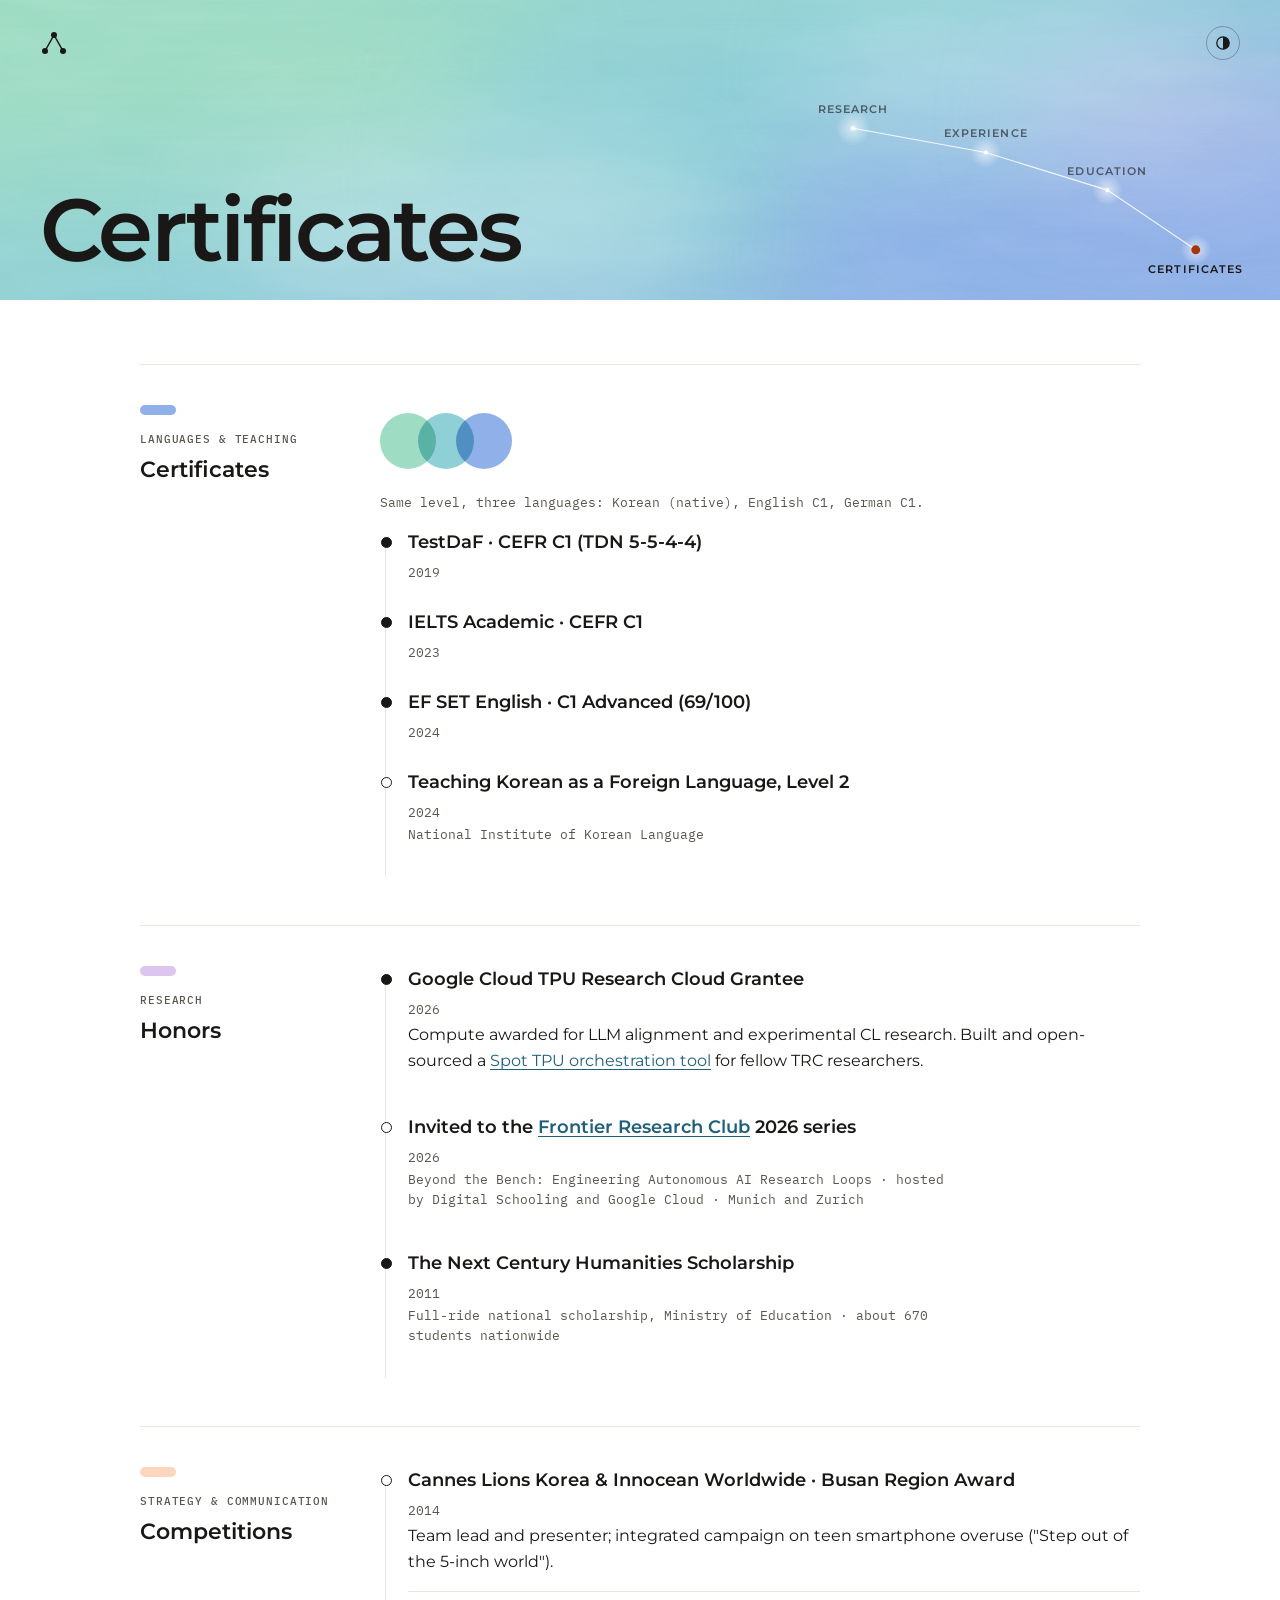
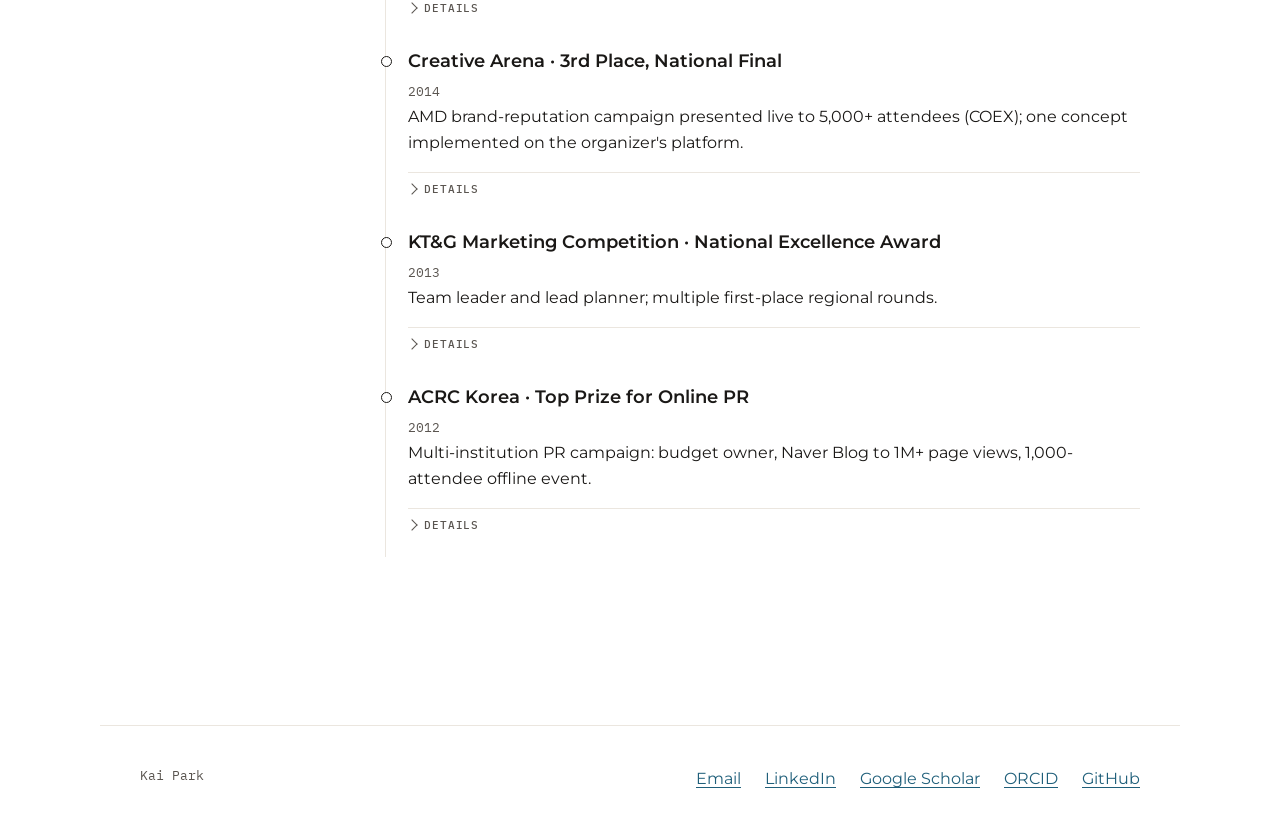
<file: certificates.html>
<!doctype html>
<html lang="en">
<head>
  <meta charset="utf-8">
  <meta name="viewport" content="width=device-width, initial-scale=1">
  <title>Certificates &amp; Honors · Kai Park</title>
  <meta name="description" content="Certificates and honors of Kai (Hyeyeon) Park: C1 language certificates, Google TPU Research Cloud, scholarships and competition awards.">
  <link rel="preconnect" href="https://fonts.googleapis.com">
  <link rel="preconnect" href="https://fonts.gstatic.com" crossorigin>
  <link rel="stylesheet" href="https://fonts.googleapis.com/css2?family=Montserrat:wght@400;500;600;700&family=IBM+Plex+Mono:wght@400;500&family=Noto+Sans+KR:wght@400;500&display=swap">
  <link rel="stylesheet" href="assets/styles.css?v=16">
</head>
<body>
  <header class="bar">
    <a class="mark" href="index.html" aria-label="Kai Park, home">
      <svg width="28" height="28" viewBox="0 0 28 28" aria-hidden="true"><line x1="5" y1="22" x2="14" y2="6"/><line x1="14" y1="6" x2="23" y2="22"/><circle cx="5" cy="22" r="3"/><circle cx="14" cy="6" r="3"/><circle cx="23" cy="22" r="3"/></svg>
    </a>
    <button class="theme-btn" type="button" aria-label="Toggle light and dark theme">
      <svg viewBox="0 0 16 16" aria-hidden="true"><circle cx="8" cy="8" r="6.2" fill="none" stroke="currentColor" stroke-width="1.3"/><path d="M8 1.8a6.2 6.2 0 0 1 0 12.4z" fill="currentColor"/></svg>
    </button>
  </header>

  <section class="page-head">
    <div class="sky"></div>
    <nav class="mini-nav" aria-label="Sections"><svg viewBox="0 0 380 200" data-current="certificates"></svg></nav>
    <h1 class="title">Certificates</h1>
  </section>

  <main class="content">
    <section class="section" aria-labelledby="h-cert">
      <header><span class="sw" style="background:var(--field-blue)"></span><span class="label">Languages &amp; teaching</span><h2 id="h-cert">Certificates</h2></header>
      <div class="body">
        <div class="cert-dots" aria-hidden="true"><span style="background:var(--field-mint)"></span><span style="background:var(--field-aqua)"></span><span style="background:var(--field-blue)"></span></div>
        <p class="gloss">Same level, three languages: Korean (native), English C1, German C1.</p>
        <ol class="tl">
          <li class="major"><div class="row"><h3>TestDaF · CEFR C1 (TDN 5-5-4-4)</h3><span class="gloss">2019</span></div></li>
          <li class="major"><div class="row"><h3>IELTS Academic · CEFR C1</h3><span class="gloss">2023</span></div></li>
          <li class="major"><div class="row"><h3>EF SET English · C1 Advanced (69/100)</h3><span class="gloss">2024</span></div></li>
          <li><div class="row"><h3>Teaching Korean as a Foreign Language, Level 2</h3><span class="gloss">2024</span></div><p class="gloss meta">National Institute of Korean Language</p></li>
        </ol>
      </div>
    </section>

    <section class="section" aria-labelledby="h-hon">
      <header><span class="sw" style="background:var(--field-lilac)"></span><span class="label">Research</span><h2 id="h-hon">Honors</h2></header>
      <div class="body">
        <ol class="tl">
          <li class="major"><div class="row"><h3>Google Cloud TPU Research Cloud Grantee</h3><span class="gloss">2026</span></div>
            <p>Compute awarded for LLM alignment and experimental CL research. Built and open-sourced a <a href="https://github.com/bakeyeon/gcloud-tpu-spot-automator">Spot TPU orchestration tool</a> for fellow TRC researchers.</p></li>
          <li><div class="row"><h3>Invited to the <a href="https://frontierresearchclub.de/">Frontier Research Club</a> 2026 series</h3><span class="gloss">2026</span></div>
            <p class="gloss meta">Beyond the Bench: Engineering Autonomous AI Research Loops · hosted by Digital Schooling and Google Cloud · Munich and Zurich</p></li>
          <li class="major"><div class="row"><h3>The Next Century Humanities Scholarship</h3><span class="gloss">2011</span></div>
            <p class="gloss meta">Full-ride national scholarship, Ministry of Education · about 670 students nationwide</p></li>
        </ol>
      </div>
    </section>

    <section class="section" aria-labelledby="h-mk">
      <header><span class="sw" style="background:var(--field-peach)"></span><span class="label">Strategy &amp; communication</span><h2 id="h-mk">Competitions</h2></header>
      <div class="body">
        <ol class="tl">
          <li><div class="row"><h3>Cannes Lions Korea &amp; Innocean Worldwide · Busan Region Award</h3><span class="gloss">2014</span></div>
            <p>Team lead and presenter; integrated campaign on teen smartphone overuse ("Step out of the 5-inch world").</p>
            <details class="more">
              <summary><span class="label">Details</span></summary>
              <dl class="csw">
                <dt>Team</dt><dd>Three people: planner (me, team lead and main presenter), designer, copywriter.</dd>
                <dt>Insight</dt><dd>Smartphone overuse as spatial blindness: people trust the world inside the screen and stop looking outside it.</dd>
                <dt>Concept</dt><dd>The "5-inch world", the physical size of a phone and the confinement it creates. The campaign reframed overuse as a loss of spatial and emotional perspective.</dd>
                <dt>Message</dt><dd>"Step out of the 5-inch world. Your infinite life awaits outside." (5인치 세상 밖으로, 당신의 무한한 세상은 스마트폰 밖에 있습니다.)</dd>
                <dt>My part</dt><dd>Research on teen mobile behavior, the core narrative, the slide story and the final presentation to the jury.</dd>
              </dl>
            </details></li>
          <li><div class="row"><h3>Creative Arena · 3rd Place, National Final</h3><span class="gloss">2014</span></div>
            <p>AMD brand-reputation campaign presented live to 5,000+ attendees (COEX); one concept implemented on the organizer's platform.</p>
            <details class="more">
              <summary><span class="label">Details</span></summary>
              <dl class="csw">
                <dt>Team</dt><dd>Three people: planner (me, team lead and presenter), developer, designer.</dd>
                <dt>Brief</dt><dd>Risk management for AMD's Catalyst driver, facing negative sentiment from gamers with performance issues. Campaign: "Let Me In".</dd>
                <dt>Insight</dt><dd>"What if we let the driver speak?" The driver became a misunderstood character, turning a technical problem into a protagonist people could relate to.</dd>
                <dt>Stage</dt><dd>Final round judged by Plus X, Walt Disney and Line+. Presented at COEX to 5,000+ attendees and streamed on AfreecaTV.</dd>
                <dt>Run</dt><dd>2nd in week 1, 2nd in the week 1 Like Awards, 2nd in week 2 (AMD insight), 3rd in week 6 (Catalyst mission).</dd>
                <dt>Built</dt><dd>A week 1 concept was implemented on the organizer's official website, with my name in the credits.</dd>
              </dl>
              <p class="links-row"><a href="https://blog.naver.com/PostView.naver?blogId=camaster1&amp;logNo=220103944337">Organizer notice: website renewal (Naver Blog) →</a> &nbsp; <a href="https://www.youtube.com/watch?v=12UezwRVflk">Website video (YouTube) →</a> &nbsp; <a href="https://docs.google.com/document/d/1VJexZG5bws2nKIb2FVa3uJ5HLpmJxZr4tvUMKcI0ryA/edit?usp=sharing">AMD campaign case study log →</a></p>
            </details></li>
          <li><div class="row"><h3>KT&amp;G Marketing Competition · National Excellence Award</h3><span class="gloss">2013</span></div>
            <p>Team leader and lead planner; multiple first-place regional rounds.</p>
            <details class="more">
              <summary><span class="label">Details</span></summary>
              <dl class="csw">
                <dt>Program</dt><dd>5th KT&amp;G Marketing League (상상마케팅리그 5기): weekly marketing proposals under mentorship from industry professionals.</dd>
                <dt>Results</dt><dd>First place in several Busan regional rounds (team introduction, party planning, regional qualifiers), then the Excellence Award in the national league.</dd>
                <dt>Example</dt><dd>The "Boiled Egg" party (2012): a 300-person university party at near-zero cost per student, swapping clubs for a local sauna and catering for boiled eggs and rice punch, on a budget of about 5.6M KRW.</dd>
              </dl>
              <p class="links-row"><a href="https://www.fnnews.com/news/201309161707263494">Press: 잡코리아 공동기획, 2013 취업 트렌드를 잡아라 (Financial News) →</a></p>
            </details></li>
          <li><div class="row"><h3>ACRC Korea · Top Prize for Online PR</h3><span class="gloss">2012</span></div>
            <p>Multi-institution PR campaign: budget owner, Naver Blog to 1M+ page views, 1,000-attendee offline event.</p>
            <details class="more">
              <summary><span class="label">Details</span></summary>
              <dl class="csw">
                <dt>Program</dt><dd>4th Anti-Corruption University Student Ambassador Team, Anti-Corruption and Civil Rights Commission of Korea.</dd>
                <dt>Budget</dt><dd>Owned the monthly fund from ACRC and planned integrated PR around return on investment.</dd>
                <dt>Partners</dt><dd>Joint campaigns with Busan City Hall, the Busan Regional Military Manpower Administration, Geumjeong Police Station, Busan Facilities Corporation and the Election Commission.</dd>
                <dt>Offline</dt><dd>A 1,000-attendee campaign in front of the PNU library, a flash mob with local university clubs, and events at UnivExpo, an NGO startup expo and Sajik Baseball Stadium.</dd>
                <dt>Online</dt><dd>Four channels, including a Naver Blog with 1M+ page views and 600+ followers on Twitter and Facebook. Total reach 10K+, with organic coverage picked up by a local newspaper.</dd>
                <dt>Press</dt><dd>A photographer passing the library campaign published it in a local paper, which led to ongoing coverage and contact with journalists.</dd>
                <dt>Materials</dt><dd>Designed posters, flyers, fans and calendars, and wrote articles for public outreach.</dd>
              </dl>
              <p class="links-row"><a href="https://n.news.naver.com/mnews/article/003/0004526323">Press: 4th Integrity PR Team launch (Naver News) →</a></p>
              <p class="links-row gloss">Local press on our team</p>
              <p class="links-row"><a href="https://www.gocj.net/news/articlePrint.html?idxno=46154">City Journal →</a> &nbsp; <a href="https://www.gocj.net/news/articleView.html?sc_section_code=S1N24&amp;idxno=44023">City Journal (2) →</a> &nbsp; <a href="http://www.newstown.co.kr/news/articleView.html?idxno=124344">Newstown →</a> &nbsp; <a href="https://blog.naver.com/acrccheong/130140410522">Focus, print →</a></p>
            </details></li>
        </ol>
      </div>
    </section>
  </main>

  <footer class="site">
    <span class="gloss">Kai Park</span>
    <span class="links">
      <a href="mailto:kai.hyeyeon.park@gmail.com">Email</a>
      <a href="https://www.linkedin.com/in/bakeyeon/">LinkedIn</a>
      <a href="https://scholar.google.com/citations?user=CzCE0C0AAAAJ">Google Scholar</a>
      <a href="https://orcid.org/0000-0002-2854-0127">ORCID</a>
      <a href="https://github.com/bakeyeon">GitHub</a>
    </span>
  </footer>
  <script src="assets/main.js?v=3"></script>
</body>
</html>
</file>
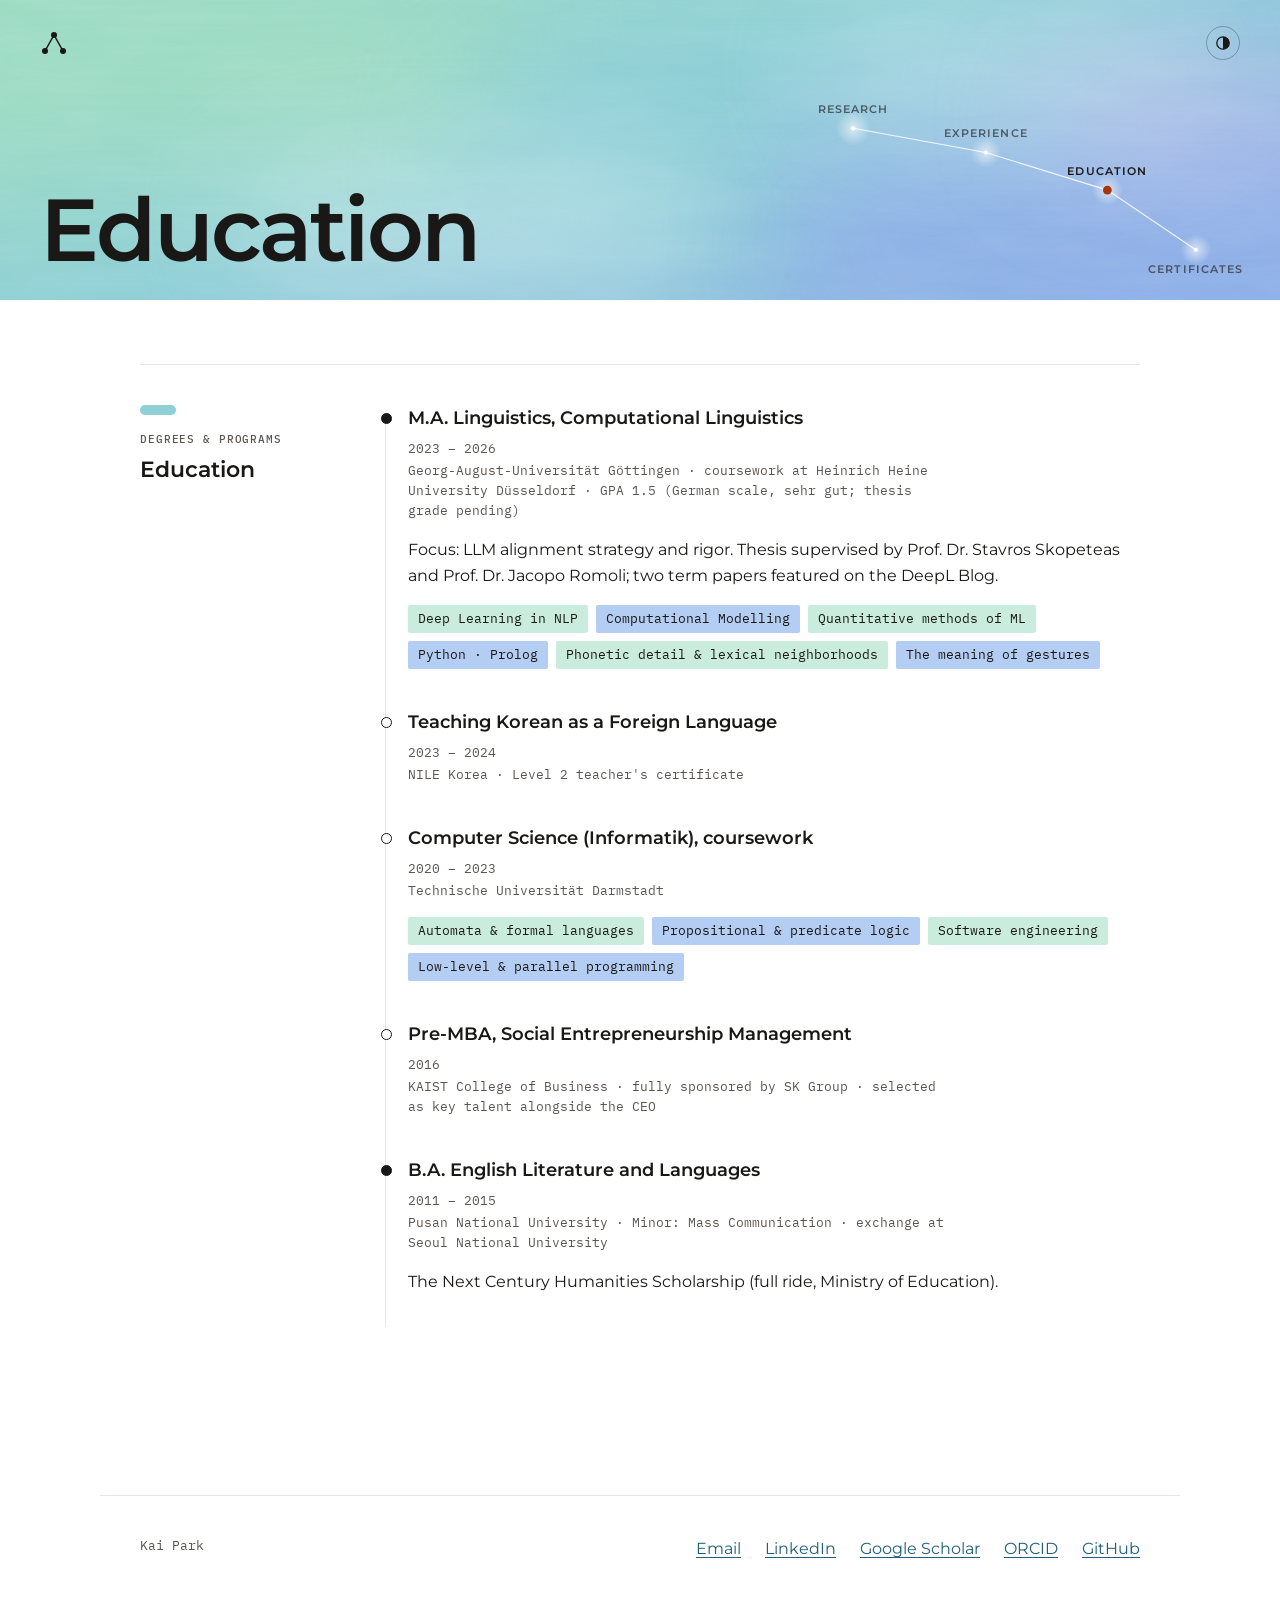
<file: education.html>
<!doctype html>
<html lang="en">
<head>
  <meta charset="utf-8">
  <meta name="viewport" content="width=device-width, initial-scale=1">
  <title>Education · Kai Park</title>
  <meta name="description" content="Education of Kai (Hyeyeon) Park: MA Linguistics (Göttingen), computer science (TU Darmstadt), KAIST Pre-MBA, BA (Pusan National University).">
  <link rel="preconnect" href="https://fonts.googleapis.com">
  <link rel="preconnect" href="https://fonts.gstatic.com" crossorigin>
  <link rel="stylesheet" href="https://fonts.googleapis.com/css2?family=Montserrat:wght@400;500;600;700&family=IBM+Plex+Mono:wght@400;500&family=Noto+Sans+KR:wght@400;500&display=swap">
  <link rel="stylesheet" href="assets/styles.css?v=16">
</head>
<body>
  <header class="bar">
    <a class="mark" href="index.html" aria-label="Kai Park, home">
      <svg width="28" height="28" viewBox="0 0 28 28" aria-hidden="true"><line x1="5" y1="22" x2="14" y2="6"/><line x1="14" y1="6" x2="23" y2="22"/><circle cx="5" cy="22" r="3"/><circle cx="14" cy="6" r="3"/><circle cx="23" cy="22" r="3"/></svg>
    </a>
    <button class="theme-btn" type="button" aria-label="Toggle light and dark theme">
      <svg viewBox="0 0 16 16" aria-hidden="true"><circle cx="8" cy="8" r="6.2" fill="none" stroke="currentColor" stroke-width="1.3"/><path d="M8 1.8a6.2 6.2 0 0 1 0 12.4z" fill="currentColor"/></svg>
    </button>
  </header>

  <section class="page-head">
    <div class="sky"></div>
    <nav class="mini-nav" aria-label="Sections"><svg viewBox="0 0 380 200" data-current="education"></svg></nav>
    <h1 class="title">Education</h1>
  </section>

  <main class="content">
    <section class="section" aria-labelledby="h-edu">
      <header><span class="sw" style="background:var(--field-aqua)"></span><span class="label">Degrees &amp; programs</span><h2 id="h-edu">Education</h2></header>
      <div class="body">
        <ol class="tl">
          <li class="major">
            <div class="row"><h3>M.A. Linguistics, Computational Linguistics</h3><span class="gloss">2023 – 2026</span></div>
            <p class="gloss meta">Georg-August-Universität Göttingen · coursework at Heinrich Heine University Düsseldorf · GPA 1.5 (German scale, sehr gut; thesis grade pending)</p>
            <p>Focus: LLM alignment strategy and rigor. Thesis supervised by Prof. Dr. Stavros Skopeteas and Prof. Dr. Jacopo Romoli; two term papers featured on the DeepL Blog.</p>
            <ul class="facts"><li>Deep Learning in NLP</li><li>Computational Modelling</li><li>Quantitative methods of ML</li><li>Python · Prolog</li><li>Phonetic detail &amp; lexical neighborhoods</li><li>The meaning of gestures</li></ul>
          </li>
          <li>
            <div class="row"><h3>Teaching Korean as a Foreign Language</h3><span class="gloss">2023 – 2024</span></div>
            <p class="gloss meta">NILE Korea · Level 2 teacher's certificate</p>
          </li>
          <li>
            <div class="row"><h3>Computer Science (Informatik), coursework</h3><span class="gloss">2020 – 2023</span></div>
            <p class="gloss meta">Technische Universität Darmstadt</p>
            <ul class="facts"><li>Automata &amp; formal languages</li><li>Propositional &amp; predicate logic</li><li>Software engineering</li><li>Low-level &amp; parallel programming</li></ul>
          </li>
          <li>
            <div class="row"><h3>Pre-MBA, Social Entrepreneurship Management</h3><span class="gloss">2016</span></div>
            <p class="gloss meta">KAIST College of Business · fully sponsored by SK Group · selected as key talent alongside the CEO</p>
          </li>
          <li class="major">
            <div class="row"><h3>B.A. English Literature and Languages</h3><span class="gloss">2011 – 2015</span></div>
            <p class="gloss meta">Pusan National University · Minor: Mass Communication · exchange at Seoul National University</p>
            <p>The Next Century Humanities Scholarship (full ride, Ministry of Education).</p>
          </li>
        </ol>
      </div>
    </section>
  </main>

  <footer class="site">
    <span class="gloss">Kai Park</span>
    <span class="links">
      <a href="mailto:kai.hyeyeon.park@gmail.com">Email</a>
      <a href="https://www.linkedin.com/in/bakeyeon/">LinkedIn</a>
      <a href="https://scholar.google.com/citations?user=CzCE0C0AAAAJ">Google Scholar</a>
      <a href="https://orcid.org/0000-0002-2854-0127">ORCID</a>
      <a href="https://github.com/bakeyeon">GitHub</a>
    </span>
  </footer>
  <script src="assets/main.js?v=3"></script>
</body>
</html>
</file>
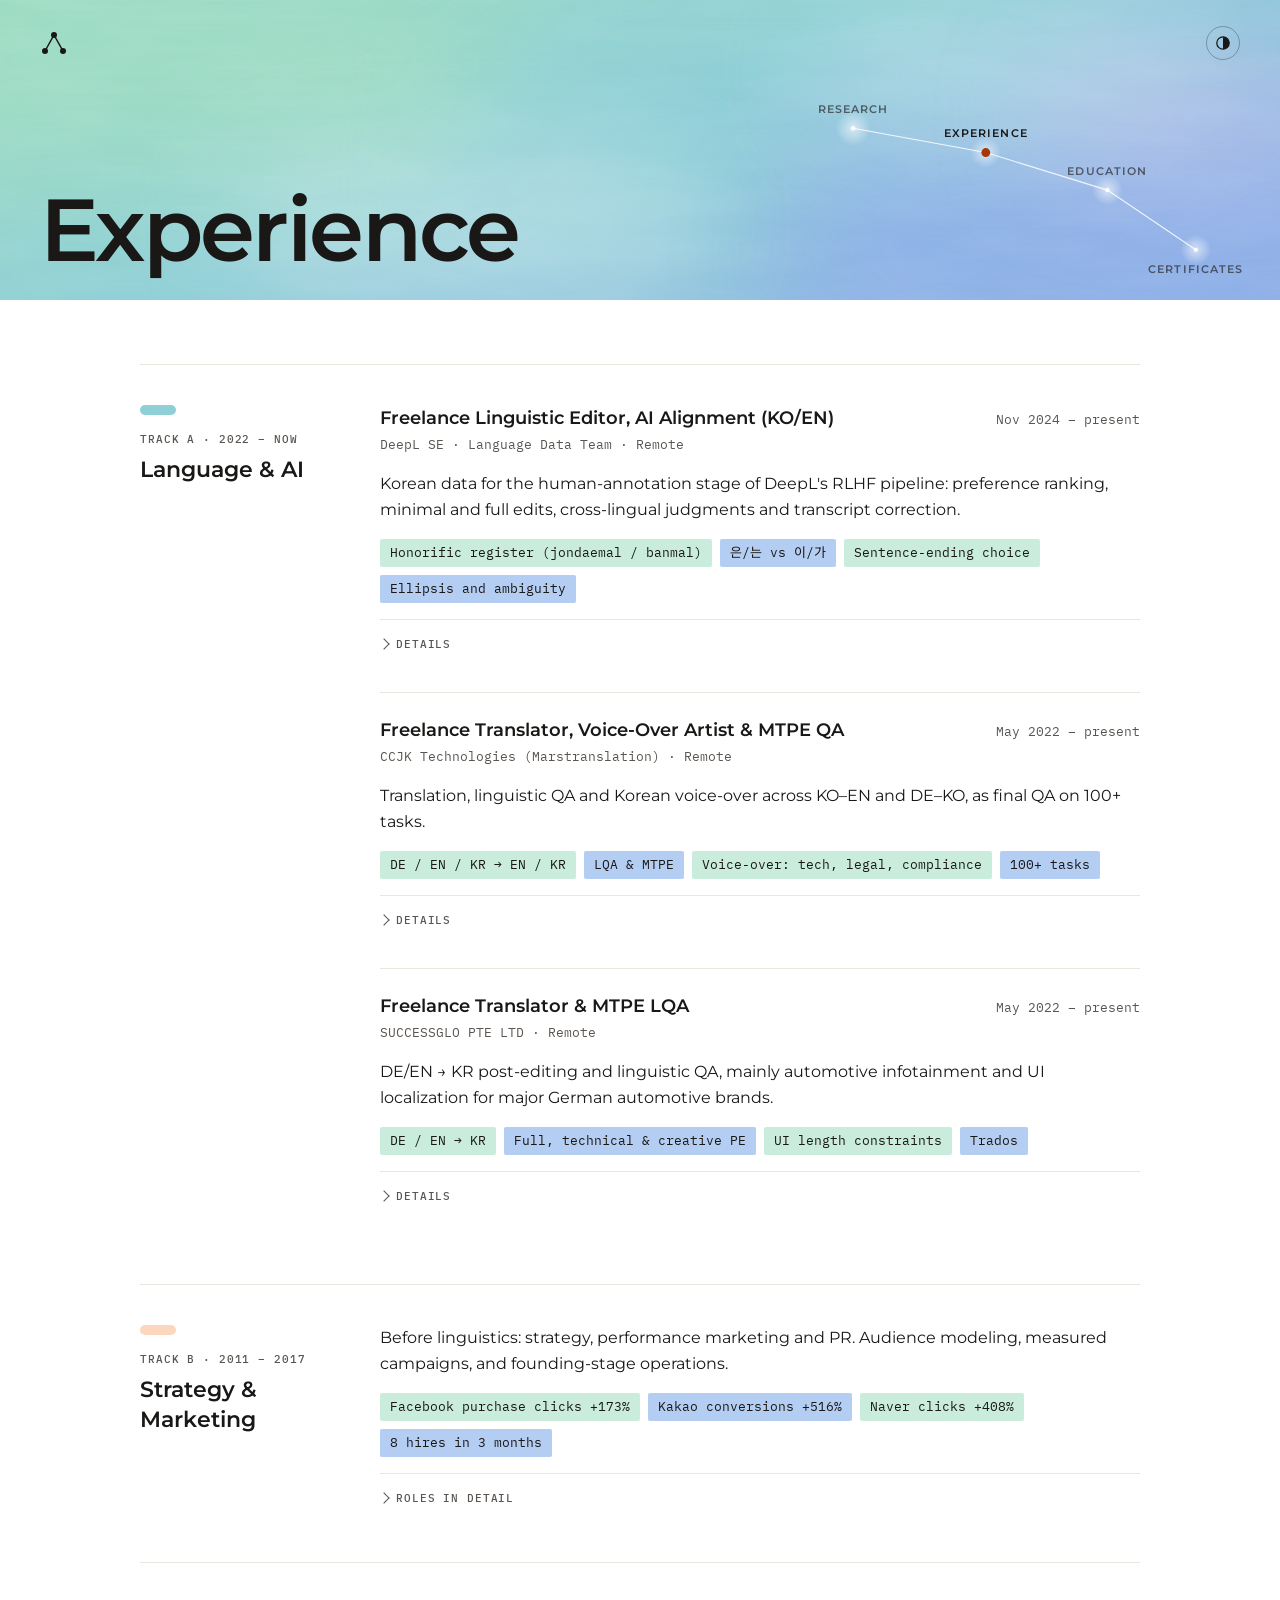
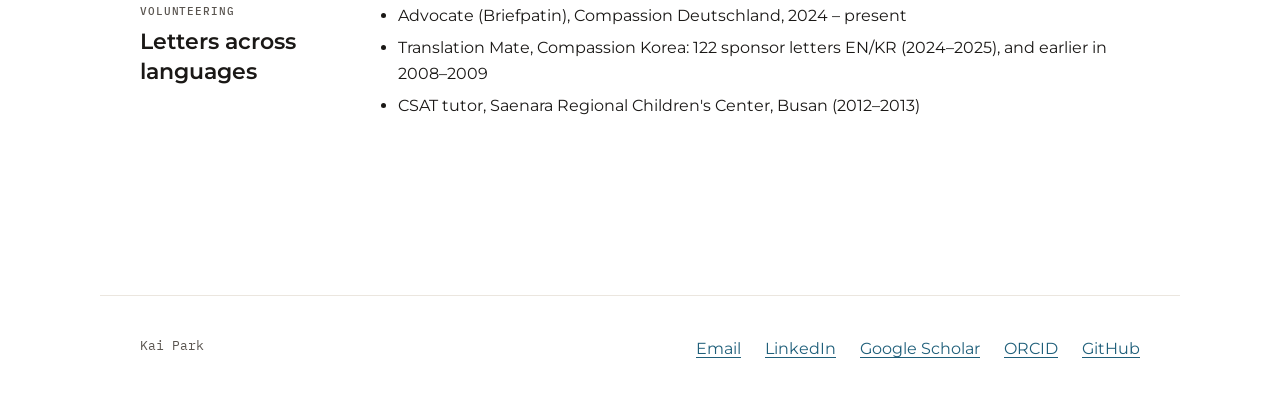
<file: experience.html>
<!doctype html>
<html lang="en">
<head>
  <meta charset="utf-8">
  <meta name="viewport" content="width=device-width, initial-scale=1">
  <title>Experience · Kai Park</title>
  <meta name="description" content="Experience of Kai (Hyeyeon) Park: LLM alignment at DeepL, localization QA, and earlier strategy and marketing work.">
  <link rel="preconnect" href="https://fonts.googleapis.com">
  <link rel="preconnect" href="https://fonts.gstatic.com" crossorigin>
  <link rel="stylesheet" href="https://fonts.googleapis.com/css2?family=Montserrat:wght@400;500;600;700&family=IBM+Plex+Mono:wght@400;500&family=Noto+Sans+KR:wght@400;500&display=swap">
  <link rel="stylesheet" href="assets/styles.css?v=16">
</head>
<body>
  <header class="bar">
    <a class="mark" href="index.html" aria-label="Kai Park, home">
      <svg width="28" height="28" viewBox="0 0 28 28" aria-hidden="true"><line x1="5" y1="22" x2="14" y2="6"/><line x1="14" y1="6" x2="23" y2="22"/><circle cx="5" cy="22" r="3"/><circle cx="14" cy="6" r="3"/><circle cx="23" cy="22" r="3"/></svg>
    </a>
    <button class="theme-btn" type="button" aria-label="Toggle light and dark theme">
      <svg viewBox="0 0 16 16" aria-hidden="true"><circle cx="8" cy="8" r="6.2" fill="none" stroke="currentColor" stroke-width="1.3"/><path d="M8 1.8a6.2 6.2 0 0 1 0 12.4z" fill="currentColor"/></svg>
    </button>
  </header>

  <section class="page-head">
    <div class="sky"></div>
    <nav class="mini-nav" aria-label="Sections"><svg viewBox="0 0 380 200" data-current="experience"></svg></nav>
    <h1 class="title">Experience</h1>
  </section>

  <main class="content">
    <section class="section" aria-labelledby="h-ai">
      <header><span class="sw" style="background:var(--field-aqua)"></span><span class="label">Track A · 2022 – now</span><h2 id="h-ai">Language &amp; AI</h2></header>
      <div class="body">
        <article class="item">
          <div class="row"><h3>Freelance Linguistic Editor, AI Alignment (KO/EN)</h3><span class="gloss">Nov 2024 – present</span></div>
          <p class="gloss meta">DeepL SE · Language Data Team · Remote</p>
          <p>Korean data for the human-annotation stage of DeepL's RLHF pipeline: preference ranking, minimal and full edits, cross-lingual judgments and transcript correction.</p>
          <ul class="facts"><li>Honorific register (jondaemal / banmal)</li><li>은/는 vs 이/가</li><li>Sentence-ending choice</li><li>Ellipsis and ambiguity</li></ul>
          <details class="more">
            <summary><span class="label">Details</span></summary>
            <dl class="csw">
              <dt>Ranking</dt><dd>Compared model-generated Korean candidates for contextual fit, nuance and pragmatic naturalness, with quantitative and qualitative rankings.</dd>
              <dt>Editing</dt><dd>Minimal edits that fix only what breaks Korean grammar, so the model learns a precise error signal; full rewrites that keep the semantic core and rebuild structure and word choice as gold-standard data.</dd>
              <dt>KO–EN</dt><dd>Cross-lingual tasks: syntactic classification, correcting flawed source text, and judging which translation is better. Also English metalinguistic comments for the research team on why a sentence is ambiguous, with new decision criteria where the guidelines could not decide.</dd>
              <dt>Speech</dt><dd>Corrected phonological and contextual errors in Korean speech-recognition and spoken-language transcripts.</dd>
            </dl>
            <p class="gloss">Ranking picks the better of existing candidates; editing produces new text, grounded in linguistic reasoning, that goes beyond them.</p>
            <h3>Beyond the contract</h3>
            <ul class="bul">
              <li>Proposed a pragmatic framework (Sentiment, Formality, Friendliness) internally for modeling social distance in controlled generation; subsequently developed the unadopted research proposal into an independent, sole-authored PANDORA paper.</li>
              <li>Probed pre-release formality-controlled models in legal, medical and automotive domains, diagnosing register errors and edge cases.</li>
              <li>DeepL Bridges Early Access: nuance research and the Grue Divide survey platform featured on the DeepL Blog. Voluntary feedback, at the community team's request, on the /v3 API, developer community strategy and editor UX, with a working "Nudge Editor" prototype.</li>
            </ul>
          </details>
        </article>
        <article class="item">
          <div class="row"><h3>Freelance Translator, Voice-Over Artist &amp; MTPE QA</h3><span class="gloss">May 2022 – present</span></div>
          <p class="gloss meta">CCJK Technologies (Marstranslation) · Remote</p>
          <p>Translation, linguistic QA and Korean voice-over across KO–EN and DE–KO, as final QA on 100+ tasks.</p>
          <ul class="facts"><li>DE / EN / KR → EN / KR</li><li>LQA &amp; MTPE</li><li>Voice-over: tech, legal, compliance</li><li>100+ tasks</li></ul>
          <details class="more">
            <summary><span class="label">Details</span></summary>
            <dl class="csw">
              <dt>Scope</dt><dd>Linguistic QA (LQA), translation, voice-over for technical, legal and compliance content, and full and technical machine-translation post-editing (MTPE).</dd>
              <dt>Translation</dt><dd>Public documents, cosmetics, tourism and technical manuals in Korean–English and German–Korean.</dd>
              <dt>Review</dt><dd>Corrected mistranslations and improved clarity, keeping terminology and style consistent. Served as final QA against strict quality standards and client specifications.</dd>
              <dt>Register</dt><dd>Formal documentation for public-sector and corporate clients, following their tone and format requirements.</dd>
              <dt>Voice</dt><dd>Korean voice-overs for English IVR (interactive voice response) systems, localized audio for customer-service automation, and recordings for speech-technology datasets.</dd>
            </dl>
          </details>
        </article>
        <article class="item">
          <div class="row"><h3>Freelance Translator &amp; MTPE LQA</h3><span class="gloss">May 2022 – present</span></div>
          <p class="gloss meta">SUCCESSGLO PTE LTD · Remote</p>
          <p>DE/EN → KR post-editing and linguistic QA, mainly automotive infotainment and UI localization for major German automotive brands.</p>
          <ul class="facts"><li>DE / EN → KR</li><li>Full, technical &amp; creative PE</li><li>UI length constraints</li><li>Trados</li></ul>
          <details class="more">
            <summary><span class="label">Details</span></summary>
            <dl class="csw">
              <dt>Scope</dt><dd>Full, technical and creative post-editing (PE) and linguistic QA (LQA).</dd>
              <dt>UI</dt><dd>Solved UI length-overflow issues, proposing linguistically sound alternatives within strict pixel and character limits.</dd>
              <dt>Peer review</dt><dd>Structured reviews for junior linguists, rating error severity (accuracy, fluency, terminology) and giving feedback for translation-memory consistency.</dd>
              <dt>Tools</dt><dd>Trados and proprietary QA tools: read structured QA reports and revised against character-count and layout requirements.</dd>
              <dt>Clients</dt><dd>Direct communication with project managers and clients on highly visible content. A preferred reviewer for high-stakes automotive infotainment and UI work.</dd>
              <dt>Terminology</dt><dd>Helped update the term base for an automotive localization project, keeping domain terms consistent and correct.</dd>
            </dl>
          </details>
        </article>
      </div>
    </section>

    <section class="section" aria-labelledby="h-mkt">
      <header><span class="sw" style="background:var(--field-peach)"></span><span class="label">Track B · 2011 – 2017</span><h2 id="h-mkt">Strategy &amp; Marketing</h2></header>
      <div class="body">
        <p>Before linguistics: strategy, performance marketing and PR. Audience modeling, measured campaigns, and founding-stage operations.</p>
        <ul class="facts"><li>Facebook purchase clicks +173%</li><li>Kakao conversions +516%</li><li>Naver clicks +408%</li><li>8 hires in 3 months</li></ul>
        <details class="more">
          <summary><span class="label">Roles in detail</span></summary>
          <article class="item">
            <div class="row"><h3>Head of Strategic Planning &amp; Brand Strategist</h3><span class="gloss">May – Jul 2016</span></div>
            <p class="gloss meta">Minor to Winner (social venture)</p>
            <ul class="bul">
              <li>Joined a two-person early-stage team as a planning intern and in practice co-led the business with the founder.</li>
              <li>Led corporate strategy, campaign and brand planning, and a rebranding for regional industry promotion.</li>
              <li>Recruited and onboarded 8 members in three months, sourced external partners, secured government grant funding and led contract negotiations.</li>
              <li>Selected for the KAIST Social Entrepreneurship Pre-MBA.</li>
            </ul>
          </article>
          <article class="item">
            <div class="row"><h3>Performance Marketing Planner (AE)</h3><span class="gloss">Dec 2015 – May 2016</span></div>
            <p class="gloss meta">9 Fruits Media · Internship</p>
            <ul class="bul">
              <li>Took over day-to-day digital campaigns for a major TV home-shopping platform after several team transitions: budget planning, client communication, creative briefs.</li>
              <li>Conversion growth through content optimization and cross-platform tracking: Facebook 829 → 2,265, Kakao 25 → 154, Naver 123 → 625.</li>
              <li>Supervised outsourced monitoring staff, wrote monthly performance and competitor-analysis reports, and helped build internal processes.</li>
            </ul>
            <details class="more">
              <summary><span class="label">The proposal that got me hired: Path Unseen</span></summary>
              <p class="gloss meta">Final project, "3rd Planning" socially-minded ad planning program · client brief: Expedia · Nov 2015 · lead planner</p>
              <dl class="csw">
                <dt>Gap</dt><dd>People want to travel far, but most trips stay short and local.</dd>
                <dt>Research</dt><dd>In-depth interviews with people in their 20s and 30s, Expedia's core audience, on what stops them traveling. I adapted the question flow to each answer.</dd>
                <dt>Insight</dt><dd>"I just don't have the space in my life right now." I split that space into two constraints: no time, and no mental capacity.</dd>
                <dt>Concept</dt><dd>Route-based recommendations from local guides, so people can see a whole short trip before they go, instead of reading reviews of single places.</dd>
                <dt>Message</dt><dd>"Ever feel like leaving the moment you arrive at work?" (출근하자마자 퇴근하고 싶죠)</dd>
                <dt>Trade-off</dt><dd>Small everyday trips do not sell many flights or hotels. I argued for them as long-term brand value: Expedia as the brand for small adventures too.</dd>
                <dt>Outcome</dt><dd>Not executed. The proposal led to my hire at the agency, and route-based sharing later appeared, independently, in Google Local Guides (2019).</dd>
              </dl>
            </details>
          </article>
          <article class="item">
            <div class="row"><h3>Earlier</h3><span class="gloss">2011 – 2017</span></div>
            <ul class="bul">
              <li>Freelance Marketer, Uirim Advertising (2016–2017)</li>
              <li>Freelance News Clipper, Prain Global (2015)</li>
              <li>Independent consulting: instructional design, quality audits, website IA (2011–2015)</li>
            </ul>
          </article>
        </details>
      </div>
    </section>

    <section class="section" aria-labelledby="h-vol">
      <header><span class="label">Volunteering</span><h2 id="h-vol">Letters across languages</h2></header>
      <div class="body">
        <ul class="bul">
          <li>Advocate (Briefpatin), Compassion Deutschland, 2024 – present</li>
          <li>Translation Mate, Compassion Korea: 122 sponsor letters EN/KR (2024–2025), and earlier in 2008–2009</li>
          <li>CSAT tutor, Saenara Regional Children's Center, Busan (2012–2013)</li>
        </ul>
      </div>
    </section>
  </main>

  <footer class="site">
    <span class="gloss">Kai Park</span>
    <span class="links">
      <a href="mailto:kai.hyeyeon.park@gmail.com">Email</a>
      <a href="https://www.linkedin.com/in/bakeyeon/">LinkedIn</a>
      <a href="https://scholar.google.com/citations?user=CzCE0C0AAAAJ">Google Scholar</a>
      <a href="https://orcid.org/0000-0002-2854-0127">ORCID</a>
      <a href="https://github.com/bakeyeon">GitHub</a>
    </span>
  </footer>
  <script src="assets/main.js?v=3"></script>
</body>
</html>
</file>
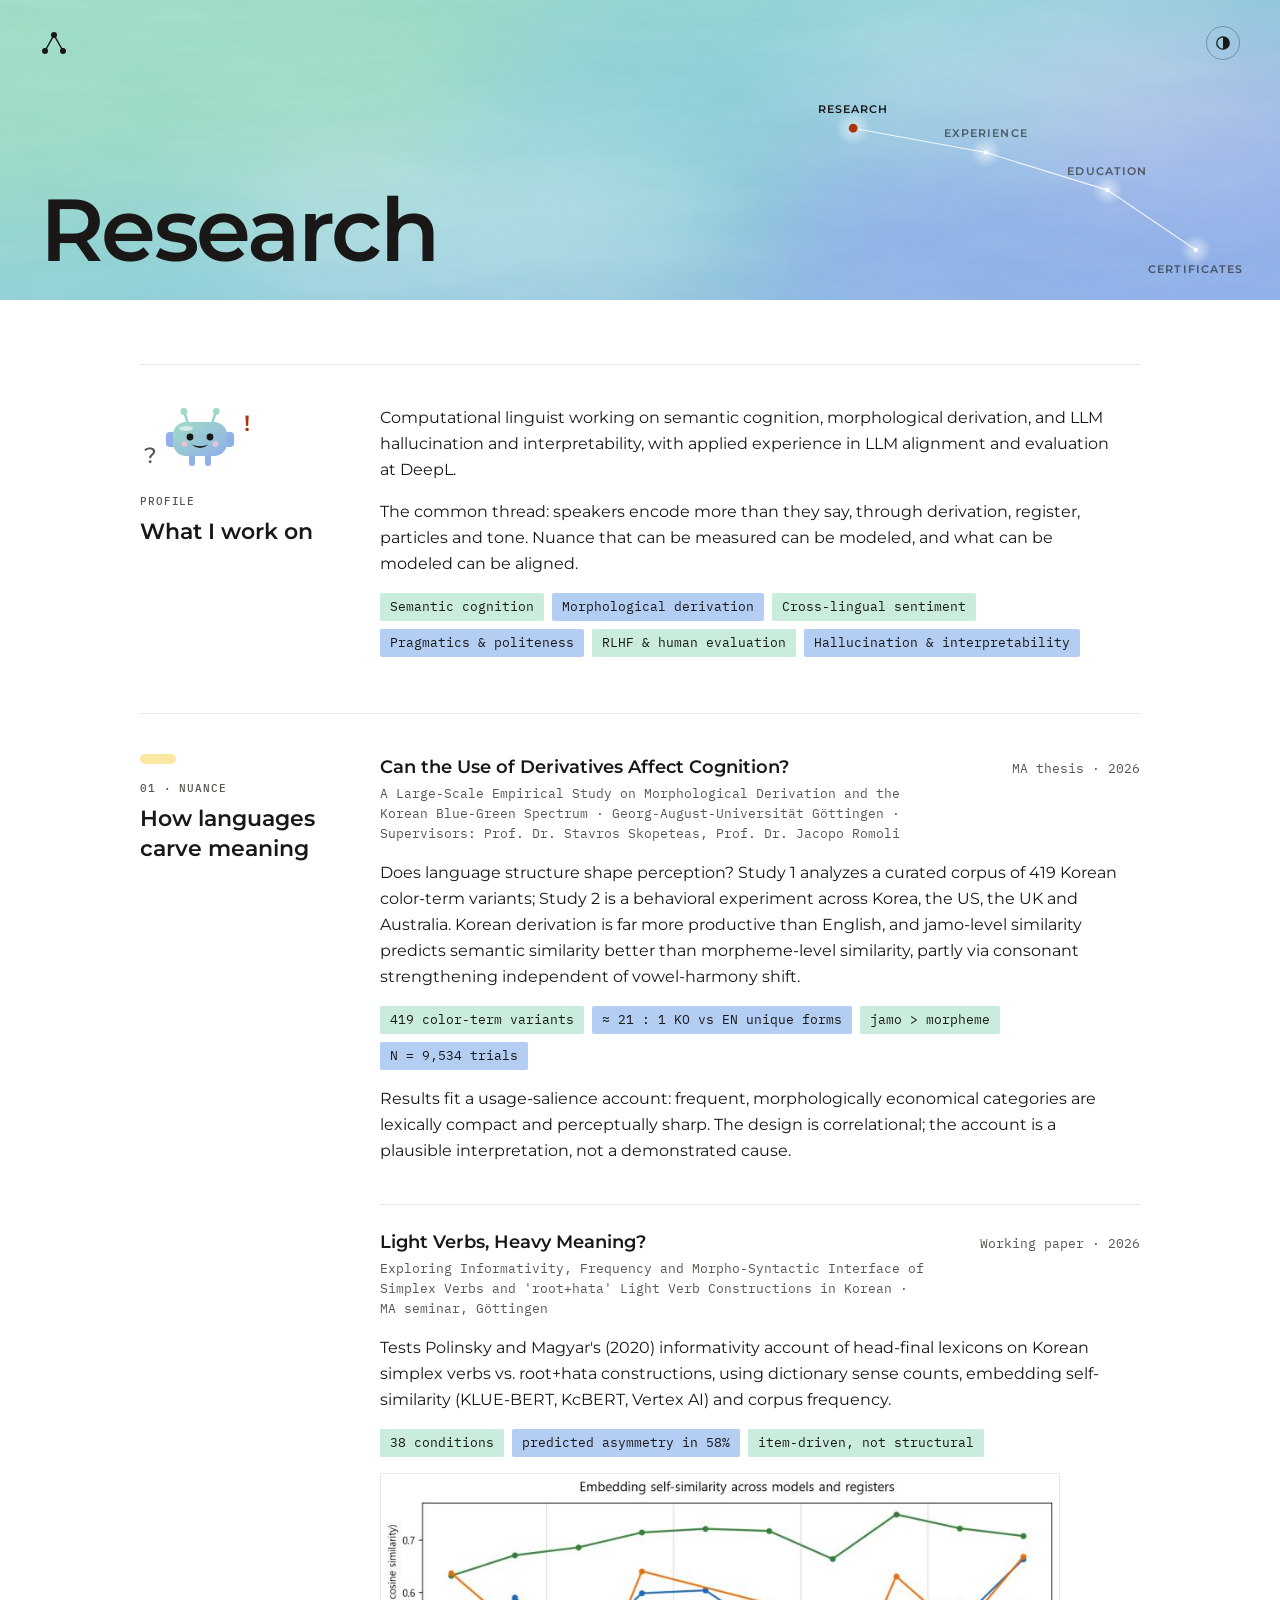
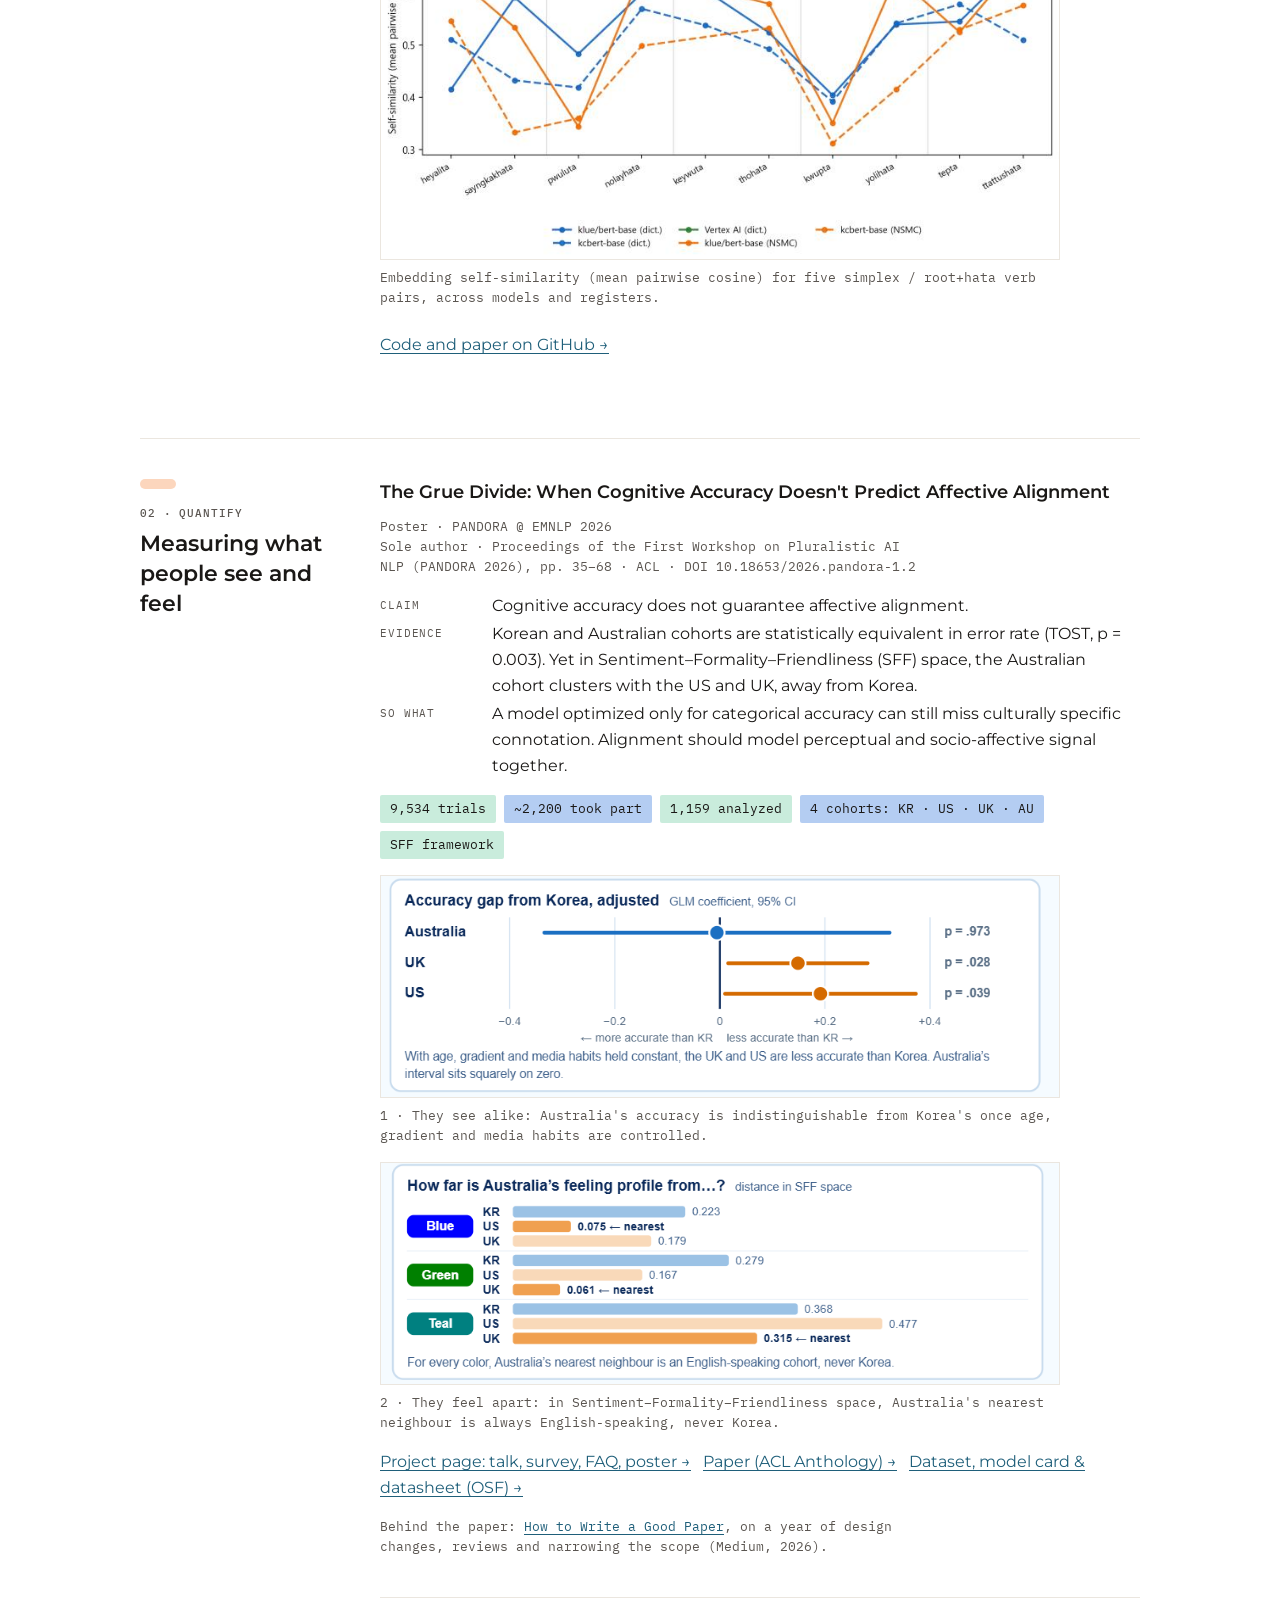
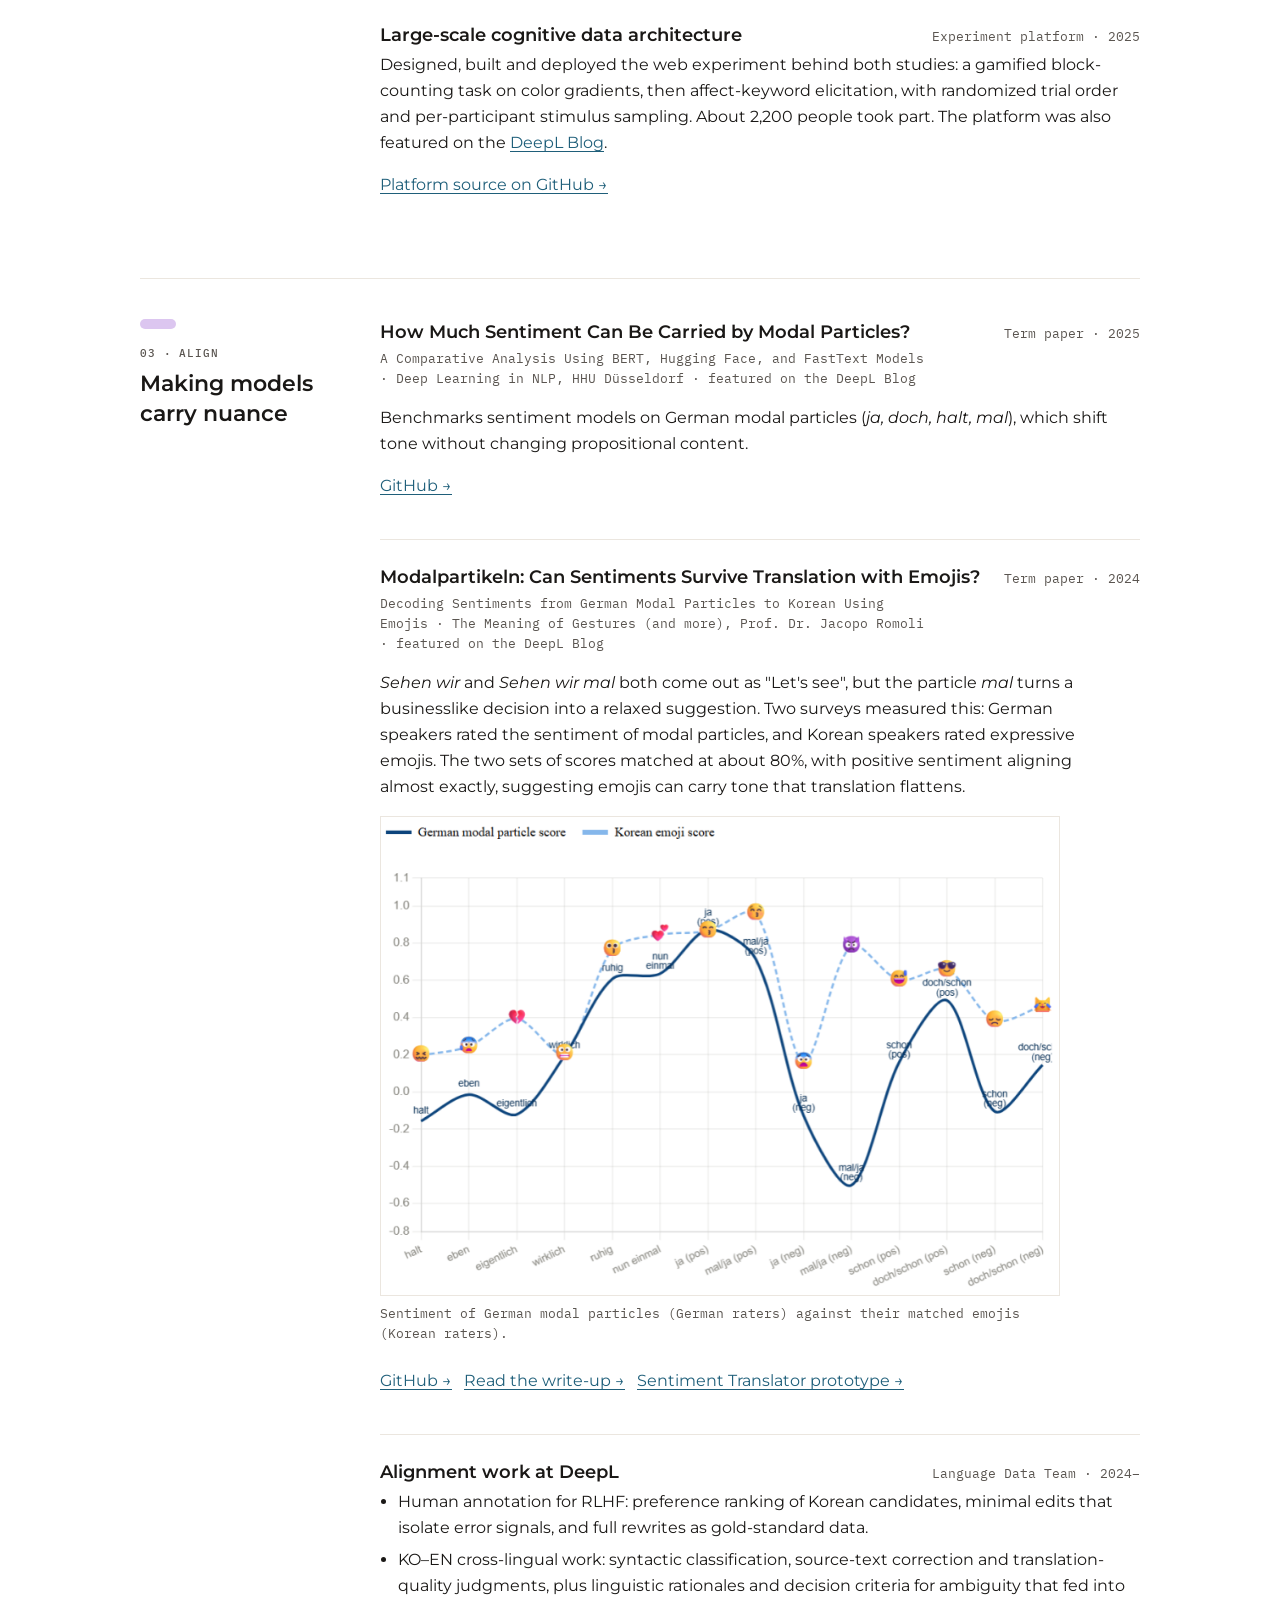
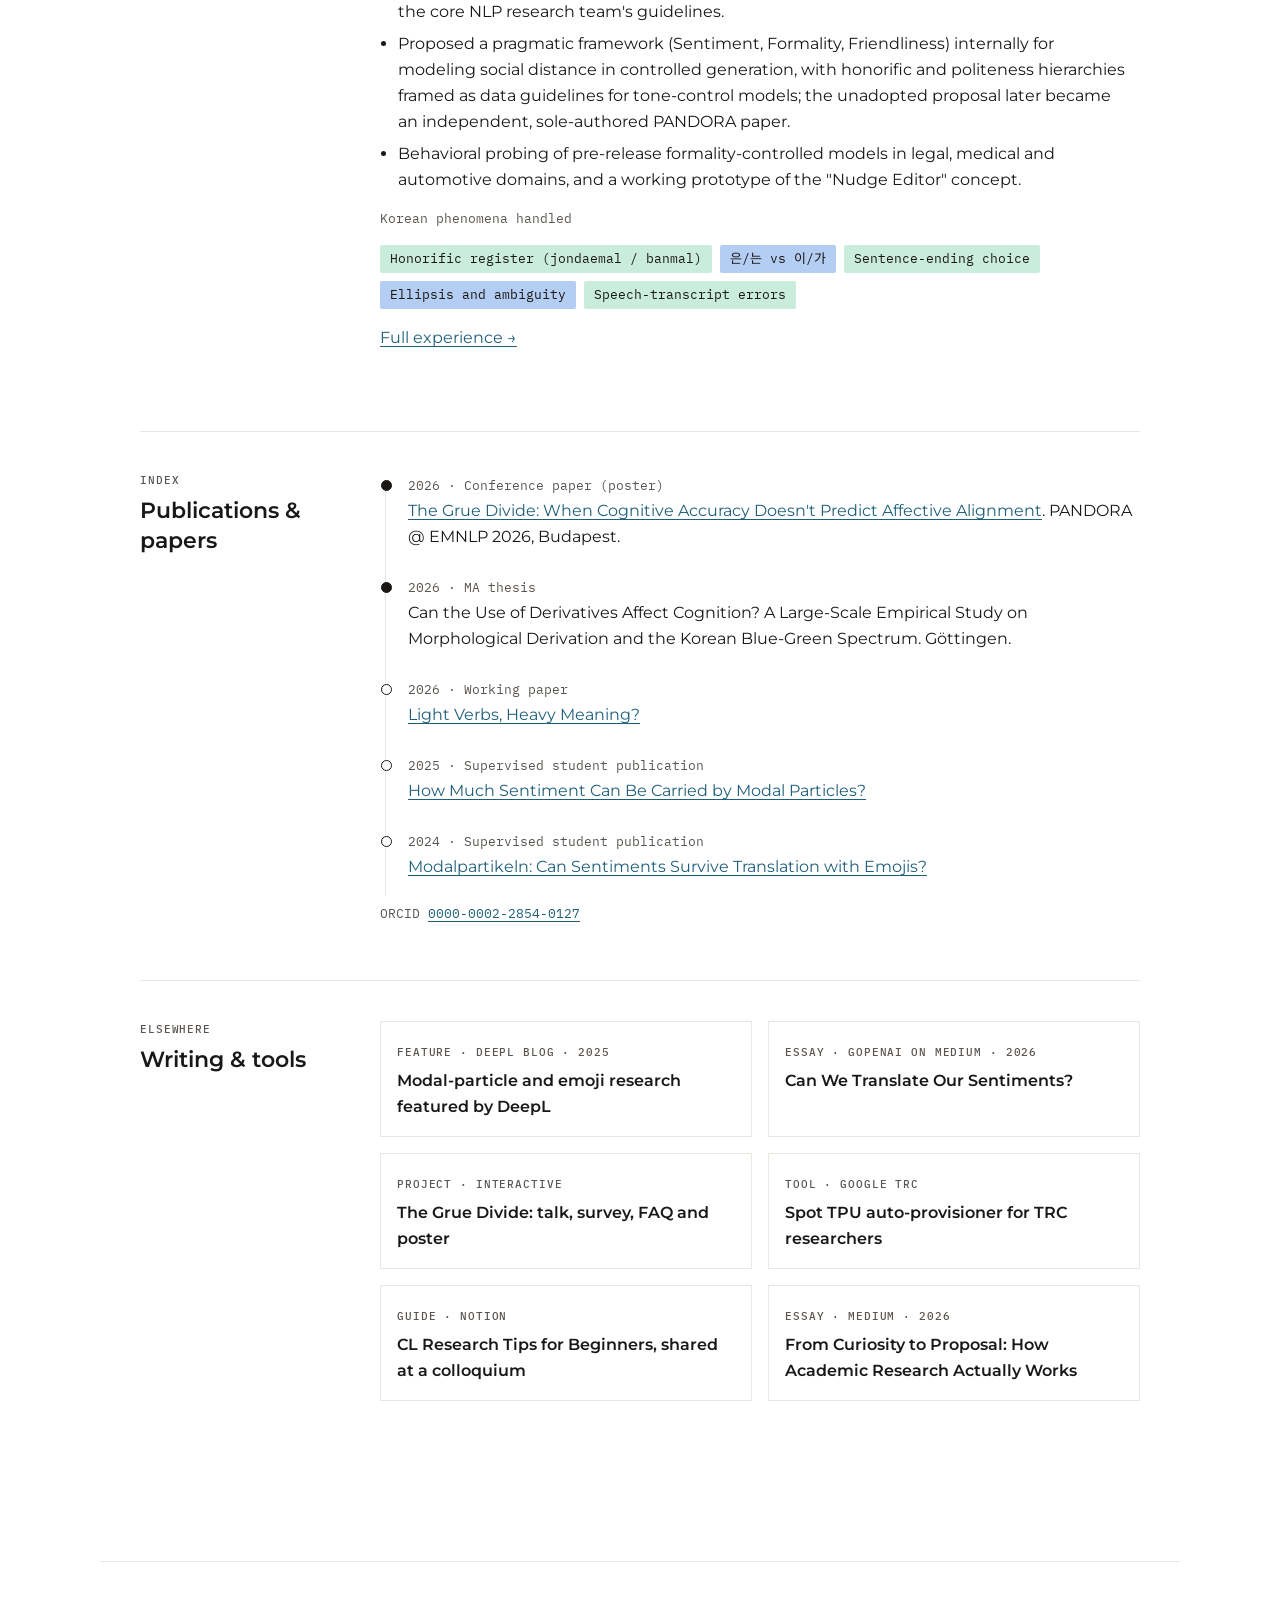
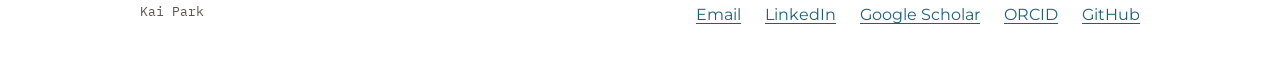
<file: research.html>
<!doctype html>
<html lang="en">
<head>
  <meta charset="utf-8">
  <meta name="viewport" content="width=device-width, initial-scale=1">
  <title>Research · Kai Park</title>
  <meta name="description" content="Research by Kai (Hyeyeon) Park: semantic cognition, morphological derivation, cross-lingual sentiment, and LLM alignment.">
  <link rel="preconnect" href="https://fonts.googleapis.com">
  <link rel="preconnect" href="https://fonts.gstatic.com" crossorigin>
  <link rel="stylesheet" href="https://fonts.googleapis.com/css2?family=Montserrat:wght@400;500;600;700&family=IBM+Plex+Mono:wght@400;500&family=Noto+Sans+KR:wght@400;500&display=swap">
  <link rel="stylesheet" href="assets/styles.css?v=16">
</head>
<body>
  <header class="bar">
    <a class="mark" href="index.html" aria-label="Kai Park, home">
      <svg width="28" height="28" viewBox="0 0 28 28" aria-hidden="true"><line x1="5" y1="22" x2="14" y2="6"/><line x1="14" y1="6" x2="23" y2="22"/><circle cx="5" cy="22" r="3"/><circle cx="14" cy="6" r="3"/><circle cx="23" cy="22" r="3"/></svg>
    </a>
    <button class="theme-btn" type="button" aria-label="Toggle light and dark theme">
      <svg viewBox="0 0 16 16" aria-hidden="true"><circle cx="8" cy="8" r="6.2" fill="none" stroke="currentColor" stroke-width="1.3"/><path d="M8 1.8a6.2 6.2 0 0 1 0 12.4z" fill="currentColor"/></svg>
    </button>
  </header>

  <section class="page-head">
    <div class="sky"></div>
    <nav class="mini-nav" aria-label="Sections"><svg viewBox="0 0 380 200" data-current="research"></svg></nav>
    <h1 class="title">Research</h1>
  </section>

  <main class="content">
    <section class="section" aria-labelledby="h-summary">
      <header><figure class="robot" aria-hidden="true">
          <svg viewBox="0 0 120 72">
            <defs>
              <linearGradient id="robot-head" x1="0" y1="0" x2="1" y2="1">
                <stop offset="0" style="stop-color:var(--field-mint)"/>
                <stop offset="1" style="stop-color:var(--field-blue)"/>
              </linearGradient>
            </defs>
            <text class="q" x="4" y="58">?</text>
            <g class="bot">
              <rect class="stem" x="45" y="7" width="2.4" height="12" rx="1.2" transform="rotate(-18 46 13)"/>
              <rect class="stem" x="72.6" y="7" width="2.4" height="12" rx="1.2" transform="rotate(18 74 13)"/>
              <circle class="tip" cx="43.8" cy="6.5" r="3.4"/><circle class="tip" cx="76.2" cy="6.5" r="3.4"/>
              <rect class="ear" x="26" y="27" width="10" height="15" rx="4"/><rect class="ear" x="84" y="27" width="10" height="15" rx="4"/>
              <rect class="leg" x="49" y="46" width="6" height="15" rx="3"/><rect class="leg" x="65" y="46" width="6" height="15" rx="3"/>
              <rect class="head" x="33" y="17" width="54" height="34" rx="13"/>
              <ellipse class="shine" cx="46" cy="23.5" rx="7" ry="2.6"/>
              <circle class="face" cx="50" cy="32" r="3.4"/><circle class="face" cx="70" cy="32" r="3.4"/>
              <path class="face" d="M51.5 39.5 Q60 46.5 68.5 39.5 Q60 43 51.5 39.5 Z"/>
              <circle class="cheek" cx="44.5" cy="39" r="3"/><circle class="cheek" cx="75.5" cy="39" r="3"/>
            </g>
            <text class="ex" x="104" y="26">!</text>
          </svg>
        </figure>
        <span class="label">Profile</span><h2 id="h-summary">What I work on</h2></header>
      <div class="body">
        <p>Computational linguist working on semantic cognition, morphological derivation, and LLM hallucination and interpretability, with applied experience in LLM alignment and evaluation at DeepL.</p>
        <p>The common thread: speakers encode more than they say, through derivation, register, particles and tone. Nuance that can be measured can be modeled, and what can be modeled can be aligned.</p>
        <ul class="facts">
          <li>Semantic cognition</li><li>Morphological derivation</li><li>Cross-lingual sentiment</li><li>Pragmatics &amp; politeness</li><li>RLHF &amp; human evaluation</li><li>Hallucination &amp; interpretability</li>
        </ul>
      </div>
    </section>

    <!-- 01 NUANCE -->
    <section class="section" id="nuance" aria-labelledby="h-nuance">
      <header><span class="sw" style="background:var(--field-yellow)"></span><span class="label">01 · Nuance</span><h2 id="h-nuance">How languages carve meaning</h2></header>
      <div class="body">
        <article class="item">
          <div class="row"><h3>Can the Use of Derivatives Affect Cognition?</h3><span class="gloss">MA thesis · 2026</span></div>
          <p class="gloss meta">A Large-Scale Empirical Study on Morphological Derivation and the Korean Blue-Green Spectrum · Georg-August-Universität Göttingen · Supervisors: Prof. Dr. Stavros Skopeteas, Prof. Dr. Jacopo Romoli</p>
          <p>Does language structure shape perception? Study 1 analyzes a curated corpus of 419 Korean color-term variants; Study 2 is a behavioral experiment across Korea, the US, the UK and Australia. Korean derivation is far more productive than English, and jamo-level similarity predicts semantic similarity better than morpheme-level similarity, partly via consonant strengthening independent of vowel-harmony shift.</p>
          <ul class="facts"><li>419 color-term variants</li><li>≈ 21 : 1 KO vs EN unique forms</li><li>jamo &gt; morpheme</li><li>N = 9,534 trials</li></ul>
          <p>Results fit a usage-salience account: frequent, morphologically economical categories are lexically compact and perceptually sharp. The design is correlational; the account is a plausible interpretation, not a demonstrated cause.</p>
        </article>
        <article class="item">
          <div class="row"><h3>Light Verbs, Heavy Meaning?</h3><span class="gloss">Working paper · 2026</span></div>
          <p class="gloss meta">Exploring Informativity, Frequency and Morpho-Syntactic Interface of Simplex Verbs and 'root+hata' Light Verb Constructions in Korean · MA seminar, Göttingen</p>
          <p>Tests Polinsky and Magyar's (2020) informativity account of head-final lexicons on Korean simplex verbs vs. root+hata constructions, using dictionary sense counts, embedding self-similarity (KLUE-BERT, KcBERT, Vertex AI) and corpus frequency.</p>
          <ul class="facts"><li>38 conditions</li><li>predicted asymmetry in 58%</li><li>item-driven, not structural</li></ul>
          <figure class="fig"><img src="assets/img/light-verbs-self-similarity.png" width="800" height="454" loading="lazy" alt="Line chart of embedding self-similarity for ten Korean verbs, five simplex verbs and five root+hata light verb constructions, under five model and register settings; Vertex AI scores sit highest throughout, and the other settings vary item by item."><figcaption class="gloss">Embedding self-similarity (mean pairwise cosine) for five simplex / root+hata verb pairs, across models and registers.</figcaption></figure>
          <p><a href="https://github.com/bakeyeon/light-verbs-heavy-meaning">Code and paper on GitHub →</a></p>
        </article>
      </div>
    </section>

    <!-- 02 QUANTIFY -->
    <section class="section" id="quantify" aria-labelledby="h-quantify">
      <header><span class="sw" style="background:var(--field-peach)"></span><span class="label">02 · Quantify</span><h2 id="h-quantify">Measuring what people see and feel</h2></header>
      <div class="body">
        <article class="item">
          <div class="row"><h3>The Grue Divide: When Cognitive Accuracy Doesn't Predict Affective Alignment</h3><span class="gloss">Poster · PANDORA @ EMNLP 2026</span></div>
          <p class="gloss meta">Sole author · Proceedings of the First Workshop on Pluralistic AI NLP (PANDORA 2026), pp. 35–68 · ACL · DOI 10.18653/2026.pandora-1.2</p>
          <dl class="csw">
            <dt>Claim</dt><dd>Cognitive accuracy does not guarantee affective alignment.</dd>
            <dt>Evidence</dt><dd>Korean and Australian cohorts are statistically equivalent in error rate (TOST, p = 0.003). Yet in Sentiment–Formality–Friendliness (SFF) space, the Australian cohort clusters with the US and UK, away from Korea.</dd>
            <dt>So what</dt><dd>A model optimized only for categorical accuracy can still miss culturally specific connotation. Alignment should model perceptual and socio-affective signal together.</dd>
          </dl>
          <ul class="facts"><li>9,534 trials</li><li>~2,200 took part</li><li>1,159 analyzed</li><li>4 cohorts: KR · US · UK · AU</li><li>SFF framework</li></ul>
          <div class="fig-pair"><figure class="fig"><div class="crop" style="aspect-ratio: 856 / 281"><img src="assets/img/grue-accuracy.png" width="856" height="609" loading="lazy" alt="Accuracy gap from Korea, adjusted GLM coefficients with 95% confidence intervals: Australia sits on zero (p = .973), the UK (p = .028) and US (p = .039) are less accurate than Korea."></div><figcaption class="gloss">1 · They see alike: Australia's accuracy is indistinguishable from Korea's once age, gradient and media habits are controlled.</figcaption></figure><figure class="fig"><img src="assets/img/grue-sff-distance.png" width="856" height="279" loading="lazy" alt="Distance in SFF space from Australia to Korea, the US and the UK for blue, green and teal: for every color the nearest cohort is English-speaking, never Korea."><figcaption class="gloss">2 · They feel apart: in Sentiment–Formality–Friendliness space, Australia's nearest neighbour is always English-speaking, never Korea.</figcaption></figure></div>
          <p><a href="https://bakeyeon.github.io/colorfish/">Project page: talk, survey, FAQ, poster →</a> &nbsp; <a href="https://aclanthology.org/2026.pandora-1.2/">Paper (ACL Anthology) →</a> &nbsp; <a href="https://osf.io/xub35/">Dataset, model card &amp; datasheet (OSF) →</a></p>
          <p class="gloss">Behind the paper: <a href="https://medium.com/@kaiwritesornot/how-to-write-a-good-paper-43c475f277d1">How to Write a Good Paper</a>, on a year of design changes, reviews and narrowing the scope (Medium, 2026).</p>
        </article>
        <article class="item">
          <div class="row"><h3>Large-scale cognitive data architecture</h3><span class="gloss">Experiment platform · 2025</span></div>
          <p>Designed, built and deployed the web experiment behind both studies: a gamified block-counting task on color gradients, then affect-keyword elicitation, with randomized trial order and per-participant stimulus sampling. About 2,200 people took part. The platform was also featured on the <a href="https://www.deepl.com/en/blog/connecting-insights-deepl-bridges">DeepL Blog</a>.</p>
          <p><a href="https://github.com/bakeyeon/colorfish_public">Platform source on GitHub →</a></p>
        </article>
      </div>
    </section>

    <!-- 03 ALIGN -->
    <section class="section" id="align" aria-labelledby="h-align">
      <header><span class="sw" style="background:var(--field-lilac)"></span><span class="label">03 · Align</span><h2 id="h-align">Making models carry nuance</h2></header>
      <div class="body">
        <article class="item">
          <div class="row"><h3>How Much Sentiment Can Be Carried by Modal Particles?</h3><span class="gloss">Term paper · 2025</span></div>
          <p class="gloss meta">A Comparative Analysis Using BERT, Hugging Face, and FastText Models · Deep Learning in NLP, HHU Düsseldorf · featured on the DeepL Blog</p>
          <p>Benchmarks sentiment models on German modal particles (<i>ja, doch, halt, mal</i>), which shift tone without changing propositional content.</p>
          <p><a href="https://github.com/bakeyeon/modalparticles_sentiment_analysis/">GitHub →</a></p>
        </article>
        <article class="item">
          <div class="row"><h3>Modalpartikeln: Can Sentiments Survive Translation with Emojis?</h3><span class="gloss">Term paper · 2024</span></div>
          <p class="gloss meta">Decoding Sentiments from German Modal Particles to Korean Using Emojis · The Meaning of Gestures (and more), Prof. Dr. Jacopo Romoli · featured on the DeepL Blog</p>
          <p><i>Sehen wir</i> and <i>Sehen wir mal</i> both come out as "Let's see", but the particle <i>mal</i> turns a businesslike decision into a relaxed suggestion. Two surveys measured this: German speakers rated the sentiment of modal particles, and Korean speakers rated expressive emojis. The two sets of scores matched at about 80%, with positive sentiment aligning almost exactly, suggesting emojis can carry tone that translation flattens.</p>
          <figure class="fig"><img src="assets/img/modal-particles-emoji.png" width="800" height="564" loading="lazy" alt="Line chart comparing German speakers' sentiment scores for modal particles with Korean speakers' scores for the matched emojis, across 14 particle uses; positive uses track closely, negative uses diverge more."><figcaption class="gloss">Sentiment of German modal particles (German raters) against their matched emojis (Korean raters).</figcaption></figure>
          <p><a href="https://github.com/bakeyeon/Modalparticles_Emojis">GitHub →</a> &nbsp; <a href="https://medium.com/gopenai/can-we-translate-our-sentiments-140c55822ead">Read the write-up →</a> &nbsp; <a href="https://github.com/bakeyeon/sentiment_translator">Sentiment Translator prototype →</a></p>
        </article>
        <article class="item">
          <div class="row"><h3>Alignment work at DeepL</h3><span class="gloss">Language Data Team · 2024–</span></div>
          <ul class="bul">
            <li>Human annotation for RLHF: preference ranking of Korean candidates, minimal edits that isolate error signals, and full rewrites as gold-standard data.</li>
            <li>KO–EN cross-lingual work: syntactic classification, source-text correction and translation-quality judgments, plus linguistic rationales and decision criteria for ambiguity that fed into the core NLP research team's guidelines.</li>
            <li>Proposed a pragmatic framework (Sentiment, Formality, Friendliness) internally for modeling social distance in controlled generation, with honorific and politeness hierarchies framed as data guidelines for tone-control models; the unadopted proposal later became an independent, sole-authored PANDORA paper.</li>
            <li>Behavioral probing of pre-release formality-controlled models in legal, medical and automotive domains, and a working prototype of the "Nudge Editor" concept.</li>
          </ul>
          <p class="gloss">Korean phenomena handled</p>
          <ul class="facts"><li>Honorific register (jondaemal / banmal)</li><li>은/는 vs 이/가</li><li>Sentence-ending choice</li><li>Ellipsis and ambiguity</li><li>Speech-transcript errors</li></ul>
          <p><a href="experience.html">Full experience →</a></p>
        </article>
      </div>
    </section>

    <section class="section" aria-labelledby="h-pubs">
      <header><span class="label">Index</span><h2 id="h-pubs">Publications &amp; papers</h2></header>
      <div class="body">
        <ol class="tl">
          <li class="major"><span class="gloss">2026 · Conference paper (poster)</span><br><a href="https://aclanthology.org/2026.pandora-1.2/">The Grue Divide: When Cognitive Accuracy Doesn't Predict Affective Alignment</a>. PANDORA @ EMNLP 2026, Budapest.</li>
          <li class="major"><span class="gloss">2026 · MA thesis</span><br>Can the Use of Derivatives Affect Cognition? A Large-Scale Empirical Study on Morphological Derivation and the Korean Blue-Green Spectrum. Göttingen.</li>
          <li><span class="gloss">2026 · Working paper</span><br><a href="https://github.com/bakeyeon/light-verbs-heavy-meaning">Light Verbs, Heavy Meaning?</a></li>
          <li><span class="gloss">2025 · Supervised student publication</span><br><a href="https://github.com/bakeyeon/modalparticles_sentiment_analysis/">How Much Sentiment Can Be Carried by Modal Particles?</a></li>
          <li><span class="gloss">2024 · Supervised student publication</span><br><a href="https://github.com/bakeyeon/Modalparticles_Emojis/blob/main/Modalpartikeln_Can_Sentiments_Survive_Translation_with_Emojis.pdf">Modalpartikeln: Can Sentiments Survive Translation with Emojis?</a></li>
        </ol>
        <p class="gloss">ORCID <a href="https://orcid.org/0000-0002-2854-0127">0000-0002-2854-0127</a></p>
      </div>
    </section>

    <section class="section" aria-labelledby="h-notes">
      <header><span class="label">Elsewhere</span><h2 id="h-notes">Writing &amp; tools</h2></header>
      <div class="body">
        <div class="notes">
          <a href="https://www.deepl.com/en/blog/connecting-insights-deepl-bridges"><span class="label">Feature · DeepL Blog · 2025</span><span class="t">Modal-particle and emoji research featured by DeepL</span></a>
          <a href="https://medium.com/gopenai/can-we-translate-our-sentiments-140c55822ead"><span class="label">Essay · GoPenAI on Medium · 2026</span><span class="t">Can We Translate Our Sentiments?</span></a>
          <a href="https://bakeyeon.github.io/colorfish/"><span class="label">Project · Interactive</span><span class="t">The Grue Divide: talk, survey, FAQ and poster</span></a>
          <a href="https://github.com/bakeyeon/gcloud-tpu-spot-automator"><span class="label">Tool · Google TRC</span><span class="t">Spot TPU auto-provisioner for TRC researchers</span></a>
          <a href="https://bakeyeoni.notion.site/CL-Research-Tips-for-Beginners-2b2818a1b111804aa73df65336f843a0"><span class="label">Guide · Notion</span><span class="t">CL Research Tips for Beginners, shared at a colloquium</span></a>
          <a href="https://medium.com/@kaiwritesornot/from-curiosity-to-proposal-how-academic-research-actually-works-c314f835b751"><span class="label">Essay · Medium · 2026</span><span class="t">From Curiosity to Proposal: How Academic Research Actually Works</span></a>
        </div>
      </div>
    </section>
  </main>

  <footer class="site">
    <span class="gloss">Kai Park</span>
    <span class="links">
      <a href="mailto:kai.hyeyeon.park@gmail.com">Email</a>
      <a href="https://www.linkedin.com/in/bakeyeon/">LinkedIn</a>
      <a href="https://scholar.google.com/citations?user=CzCE0C0AAAAJ">Google Scholar</a>
      <a href="https://orcid.org/0000-0002-2854-0127">ORCID</a>
      <a href="https://github.com/bakeyeon">GitHub</a>
    </span>
  </footer>
  <script src="assets/main.js?v=3"></script>
</body>
</html>
</file>
<file: assets/styles.css>
/* Kai Park — research portfolio. Tokens mirror the "Marginalia" design system. */
:root {
  --surface: #ffffff; --surface-raised: #faf9f7;
  --ink: #1a1816; --ink-muted: #5a5550; --line: #ebe6df;
  --link: #1f5f7a; --signal: #a8360a;
  --field-mint: #9fdcc4; --field-aqua: #8fcfd6; --field-blue: #8fb0e8;
  --field-yellow: #fbe7a1; --field-pink: #f7c4d3; --field-peach: #fcd6bd;
  --field-lilac: #dcc6f0; --field-sky: #c2e2f3;
  --highlight-a: #c9ecdc; --highlight-b: #b4cdf2;
  --focus: var(--link);
  --star: var(--surface);
  --font-sans: Montserrat, "Noto Sans KR", system-ui, sans-serif;
  --font-mono: "IBM Plex Mono", "Noto Sans KR", ui-monospace, monospace;
  --space-4: 4px; --space-8: 8px; --space-16: 16px; --space-24: 24px; --space-40: 40px; --space-64: 64px;
  --radius-0: 0; --radius-2: 2px; --radius-full: 9999px;
  --gutter: clamp(16px, 4vw, 40px);
  color-scheme: light;
}
@media (prefers-color-scheme: dark) {
  :root:not([data-theme="light"]) {
    --surface: #1c1a1f; --surface-raised: #252229;
    --ink: #f5f1ec; --ink-muted: #b4ada6; --line: #3a3640;
    --link: #8fd3e0; --signal: #ffa577;
    --field-mint: #1f5a4c; --field-aqua: #1d4f5a; --field-blue: #24407a;
    --field-yellow: #6b5a24; --field-pink: #6e3a4c; --field-peach: #6f4a34;
    --field-lilac: #4b3a6e; --field-sky: #2b4f63;
    --highlight-a: #1f5246; --highlight-b: #2c3770;
    --star: var(--ink);
    color-scheme: dark;
  }
}
:root[data-theme="dark"] {
  --surface: #1c1a1f; --surface-raised: #252229;
  --ink: #f5f1ec; --ink-muted: #b4ada6; --line: #3a3640;
  --link: #8fd3e0; --signal: #ffa577;
  --field-mint: #1f5a4c; --field-aqua: #1d4f5a; --field-blue: #24407a;
  --field-yellow: #6b5a24; --field-pink: #6e3a4c; --field-peach: #6f4a34;
  --field-lilac: #4b3a6e; --field-sky: #2b4f63;
  --highlight-a: #1f5246; --highlight-b: #2c3770;
  --star: var(--ink);
  color-scheme: dark;
}

* { box-sizing: border-box; }
html { -webkit-text-size-adjust: 100%; }
body { margin: 0; background: var(--surface); color: var(--ink); font-family: var(--font-sans); font-size: 16px; line-height: 26px; }
a { color: var(--link); text-decoration: underline; text-underline-offset: 3px; text-decoration-thickness: 1px; }
a:focus-visible, button:focus-visible, [tabindex]:focus-visible { outline: 2px solid var(--focus); outline-offset: 2px; }
img, svg { display: block; max-width: 100%; }
.mono { font-family: var(--font-mono); }
.label { font-family: var(--font-mono); font-size: 11px; line-height: 16px; font-weight: 500; letter-spacing: .08em; text-transform: uppercase; color: var(--ink-muted); }
.gloss { font-family: var(--font-mono); font-size: 13px; line-height: 20px; color: var(--ink-muted); }
.sr-only { position: absolute; width: 1px; height: 1px; overflow: hidden; clip: rect(0 0 0 0); white-space: nowrap; }

/* ---------- top bar (all pages) ---------- */
.bar { position: absolute; z-index: 5; left: 0; right: 0; top: 0; display: flex; align-items: center; justify-content: space-between; padding: 26px var(--gutter); }
.mark { display: inline-flex; color: var(--ink); }
.mark svg line { stroke: currentColor; stroke-width: 1.5; }
.mark svg circle { fill: currentColor; }
.theme-btn { appearance: none; border: 1px solid color-mix(in oklab, var(--ink) 30%, transparent); background: transparent; color: var(--ink); width: 34px; height: 34px; border-radius: var(--radius-full); display: grid; place-items: center; cursor: pointer; }
.theme-btn svg { width: 16px; height: 16px; }

/* ---------- watercolor Grue sky ---------- */
.sky { position: absolute; inset: 0; overflow: hidden; background: linear-gradient(160deg, var(--field-mint) 0%, var(--field-aqua) 45%, var(--field-blue) 100%); }
.sky .pool { position: absolute; border-radius: var(--radius-full); filter: blur(60px); }
.sky .p1 { width: 52%; height: 68%; left: -12%; top: -14%; background: var(--field-mint); opacity: .9; }
.sky .p2 { width: 46%; height: 64%; left: 36%; top: 25%; background: var(--field-aqua); opacity: .8; }
.sky .p3 { width: 56%; height: 75%; left: 60%; top: 46%; background: var(--field-blue); opacity: .9; }
.sky .p4 { width: 36%; height: 40%; left: 18%; top: 54%; background: var(--surface); opacity: .35; }
.sky .p5 { width: 30%; height: 36%; left: 64%; top: 7%; background: var(--surface); opacity: .3; }
.sky .p6 { width: 24%; height: 29%; left: 82%; top: 25%; background: var(--field-lilac); opacity: .5; }
.sky .grain { position: absolute; inset: 0; width: 100%; height: 100%; opacity: .25; mix-blend-mode: soft-light; }

/* ---------- home hero ---------- */
.hero-track { height: 190vh; position: relative; }
.hero { position: sticky; top: 0; height: 100vh; min-height: 520px; overflow: hidden; }
.bands { position: absolute; inset: 0; display: flex; pointer-events: none; }
.bands i { flex: none; height: 100%; }
.bands i.light { background: var(--surface); }
.wash { position: absolute; inset: 0; background: var(--surface); opacity: 0; pointer-events: none; }
.nameplate { position: absolute; z-index: 3; left: calc(var(--gutter) - 4px); bottom: -0.12em; display: flex; align-items: flex-end; gap: .1em; font-size: clamp(76px, 16vw, 200px); }
.name { margin: 0; white-space: nowrap; font-size: 1em; line-height: .9; font-weight: 600; letter-spacing: -0.035em;
  background: linear-gradient(90deg, var(--ink) 0%, var(--ink) 10%, color-mix(in oklab, var(--ink) 55%, var(--field-aqua)) 24%, color-mix(in oklab, var(--ink) 22%, var(--field-aqua)) 38%, color-mix(in oklab, var(--ink) 10%, var(--field-blue)) 50%, color-mix(in oklab, var(--ink) 6%, var(--field-blue)) 100%);
  background-size: 200% 100%; background-position: 0% 0; -webkit-background-clip: text; background-clip: text; color: transparent; mix-blend-mode: multiply; }
:root[data-theme="dark"] .name { mix-blend-mode: screen; }
@media (prefers-color-scheme: dark) { :root:not([data-theme="light"]) .name { mix-blend-mode: screen; } }
.role { position: absolute; z-index: 3; left: var(--gutter); bottom: calc(clamp(76px, 16vw, 200px) * .82); margin: 0; font-family: var(--font-mono); font-size: 12px; line-height: 16px; font-weight: 500; letter-spacing: .1em; text-transform: uppercase; color: var(--ink); opacity: .75; }
.profiles { display: flex; flex-wrap: wrap; gap: var(--space-8); margin: var(--space-16) 0 var(--space-24); padding: 0; list-style: none; }
.profiles a { display: inline-block; padding: 6px 12px; border: 1px solid var(--line); border-radius: var(--radius-full); font-size: 13px; line-height: 18px; font-weight: 500; color: var(--ink); text-decoration: none; }
.profiles a:hover { border-color: var(--ink); }
.hero-links { display: flex; gap: 12px; padding-bottom: .24em; }
.hero-links a { display: block; width: 28px; height: 28px; color: var(--star); opacity: .92; filter: drop-shadow(0 1px 4px rgba(20, 40, 60, .18)); transition: opacity .2s, transform .2s; }
.hero-links a:hover { opacity: 1; transform: translateY(-2px); }
.hero-links svg { width: 100%; height: 100%; }
.scroll-hint { position: absolute; z-index: 3; right: calc(var(--gutter) + 12px); bottom: 28px; width: 1px; height: 32px; background: var(--ink); opacity: .35; }

/* constellation */
.constellation { position: absolute; z-index: 4; right: 0; top: 0; width: min(100%, 1000px); height: 100%; pointer-events: none; }
.constellation svg { width: 100%; height: 100%; overflow: visible; }
.constellation .path { fill: none; stroke: var(--star); stroke-opacity: .8; stroke-width: 1.2; vector-effect: non-scaling-stroke; }
.constellation .dust { fill: var(--star); }
.constellation .twinkle { stroke: var(--star); stroke-width: 1; stroke-linecap: round; opacity: .7; }
.star { pointer-events: auto; cursor: pointer; text-decoration: none; }
.star:focus { outline: none; }
.star .bloom { fill: url(#bloom); opacity: .6; transform-box: fill-box; transform-origin: center; transform: scale(.75); transition: opacity .35s ease, transform .35s ease; }
.star .core { fill: var(--star); transition: r .3s ease; }
.star .spike { stroke: var(--star); stroke-width: 1.2; stroke-linecap: round; opacity: 0; transform-box: fill-box; transform-origin: center; transform: scale(.4); transition: opacity .35s ease, transform .35s ease; }
.star text { font-family: var(--font-sans); font-size: 12px; font-weight: 600; letter-spacing: .1em; text-transform: uppercase; fill: var(--ink); fill-opacity: .62; transition: fill-opacity .3s; }
.star:hover .bloom, .star:focus-visible .bloom { opacity: 1; transform: scale(1.4); }
.star:hover .spike, .star:focus-visible .spike { opacity: 1; transform: scale(1); }
.star:hover .core, .star:focus-visible .core { r: 4.5; }
.star:hover text, .star:focus-visible text { fill-opacity: 1; }
.star:focus-visible .core { stroke: var(--focus); stroke-width: 2; }

/* intro under the hero */
.intro { position: relative; z-index: 2; max-width: 1080px; margin: 0 auto; padding: var(--space-64) var(--gutter); background: var(--surface); }
.intro .lead { font-size: clamp(22px, 3vw, 34px); line-height: 1.3; font-weight: 600; letter-spacing: -0.01em; max-width: 26ch; margin: 0 0 var(--space-40); }
.intro.about { padding-top: 0; }
.alias { display: block; margin-top: var(--space-4); }
.news { list-style: none; margin: 0; padding: 0; }
.news li { display: grid; grid-template-columns: 120px minmax(0, 1fr); gap: var(--space-16); padding: var(--space-16) 0; border-top: 1px solid var(--line); }
.news li:first-child { border-top: 0; padding-top: 0; }
.news .gloss { line-height: 26px; }
@media (max-width: 760px) { .news li { grid-template-columns: 1fr; gap: var(--space-4); } }
.arc { display: grid; grid-template-columns: repeat(3, 1fr); gap: var(--space-24); border-top: 1px solid var(--line); padding-top: var(--space-24); }
.arc a { color: inherit; text-decoration: none; display: block; }
.arc h3 { margin: var(--space-8) 0 var(--space-4); font-size: 20px; line-height: 28px; font-weight: 600; }
.arc p { margin: 0; color: var(--ink-muted); font-size: 15px; line-height: 24px; }
.arc .chip { display: inline-block; width: 28px; height: 8px; border-radius: var(--radius-full); }
.arc a:hover h3 { text-decoration: underline; text-underline-offset: 4px; }

/* ---------- section pages ---------- */
.page-head { position: relative; height: 300px; overflow: hidden; }
.page-head .title { position: absolute; z-index: 3; left: var(--gutter); bottom: 28px; margin: 0; font-size: clamp(44px, 8vw, 88px); line-height: .95; font-weight: 600; letter-spacing: -0.03em; }
.mini-nav { position: absolute; z-index: 4; right: var(--gutter); top: 84px; width: min(420px, 60vw); }
.mini-nav svg { width: 100%; height: auto; overflow: visible; }
.mini-nav .path { fill: none; stroke: var(--star); stroke-opacity: .85; stroke-width: 1; }
.mini-nav .star text { font-size: 10px; }
.mini-nav .star.current .core { fill: var(--signal); r: 4; }
.mini-nav .star.current text { fill-opacity: 1; }

main.content { max-width: 1080px; margin: 0 auto; padding: var(--space-64) var(--gutter) 120px; }
.section { display: grid; grid-template-columns: 200px minmax(0, 1fr); gap: var(--space-24) var(--space-40); padding: var(--space-40) 0; border-top: 1px solid var(--line); }
.section > header .label { display: block; margin-bottom: var(--space-8); }
.section > header h2 { margin: 0; font-size: 22px; line-height: 30px; font-weight: 600; }
.section > header .sw { display: block; width: 36px; height: 10px; border-radius: var(--radius-full); margin-bottom: var(--space-16); }
.body p { margin: 0 0 var(--space-16); max-width: 68ch; }
.body h3 { margin: 0 0 var(--space-4); font-size: 18px; line-height: 26px; font-weight: 600; }
.body .meta { margin: 0 0 var(--space-16); }
.facts { display: flex; flex-wrap: wrap; gap: var(--space-8); margin: var(--space-16) 0; padding: 0; list-style: none; }
.facts li { font-family: var(--font-mono); font-size: 13px; line-height: 20px; padding: 4px 10px; border-radius: var(--radius-2); background: var(--highlight-a); color: var(--ink); }
.facts li:nth-child(even) { background: var(--highlight-b); }
.csw { display: grid; grid-template-columns: 96px 1fr; gap: 2px var(--space-16); margin: var(--space-16) 0; max-width: 68ch; }
.csw dt { font-family: var(--font-mono); font-size: 11px; line-height: 24px; letter-spacing: .08em; text-transform: uppercase; color: var(--ink-muted); }
.csw dd { margin: 0; }
.bul { margin: 0 0 var(--space-16); padding-left: 18px; max-width: 68ch; }
.bul li { margin-bottom: 6px; }
.item { padding: var(--space-24) 0; border-top: 1px solid var(--line); }
.item:first-child { border-top: 0; padding-top: 0; }
.item .row { display: flex; flex-wrap: wrap; justify-content: space-between; gap: var(--space-8); align-items: baseline; }
.notes { display: grid; grid-template-columns: repeat(2, 1fr); gap: var(--space-16); }
.notes a { display: block; padding: var(--space-16); border: 1px solid var(--line); color: inherit; text-decoration: none; }
.notes a:hover { border-color: var(--ink); }
.notes .t { font-weight: 600; display: block; margin-top: var(--space-4); }

/* research map */
.map-wrap { position: relative; max-width: 1080px; margin: 0 auto; padding: var(--space-40) var(--gutter) 0; }
.map-wrap svg { width: 100%; height: auto; }
.rm .s { stroke: var(--ink); stroke-opacity: .45; stroke-width: 1; vector-effect: non-scaling-stroke; }
.rm .f { mix-blend-mode: multiply; fill-opacity: .78; }
:root[data-theme="dark"] .rm .f { mix-blend-mode: normal; fill-opacity: .55; }
@media (prefers-color-scheme: dark) { :root:not([data-theme="light"]) .rm .f { mix-blend-mode: normal; fill-opacity: .55; } }
.rm .yellow { fill: var(--field-yellow); } .rm .cream { fill: color-mix(in oklab, var(--field-yellow) 35%, var(--surface)); }
.rm .peach { fill: var(--field-peach); } .rm .pink { fill: var(--field-pink); } .rm .lilac { fill: var(--field-lilac); }
.rm .sky2 { fill: var(--field-sky); } .rm .sand { fill: color-mix(in oklab, var(--field-peach) 55%, var(--line)); }
.rm .none { fill: none; }
.rm .grid { stroke: var(--ink); stroke-opacity: .2; stroke-width: 1; vector-effect: non-scaling-stroke; }
.rm .spine { stroke: var(--ink); stroke-opacity: .55; stroke-width: 1; vector-effect: non-scaling-stroke; }
.rm .zone { transition: opacity .3s; cursor: pointer; }
.rm.focus .zone { opacity: .35; }
.rm.focus .zone.on { opacity: 1; }
.map-legend { display: grid; grid-template-columns: repeat(3, 1fr); margin-top: var(--space-16); }
.map-legend a { color: inherit; text-decoration: none; }
.map-legend a:nth-child(2) { text-align: center; } .map-legend a:nth-child(3) { text-align: right; }
.map-legend a:hover .label, .map-legend a.on .label { color: var(--ink); }

.fig { margin: var(--space-16) 0 var(--space-24); max-width: 680px; }
.fig img { width: 100%; height: auto; border: 1px solid var(--line); background: #fff; }
.fig figcaption { margin-top: var(--space-8); }
.fig .crop { overflow: hidden; border: 1px solid var(--line); background: #fff; }
.fig .crop img { border: 0; width: 100%; height: 100%; object-fit: cover; object-position: bottom; }
.fig-pair .fig { margin-bottom: var(--space-16); }

/* line-art robot: context in (?), cue noticed (!) */
.robot { margin: 0 0 var(--space-16); width: 120px; }
.robot svg { width: 120px; height: 72px; overflow: visible; }
/* the robot keeps its daylight colours in both themes (dark ink would turn its face into holes) */
.robot { --field-mint: #9fdcc4; --field-aqua: #8fcfd6; --field-blue: #8fb0e8; --field-pink: #f7c4d3; --ink: #1a1816; --surface: #ffffff; }
.robot .bot * { stroke: none; }
.robot .head { fill: url(#robot-head); }
.robot .ear, .robot .leg { fill: var(--field-blue); }
.robot .stem { fill: var(--field-aqua); }
.robot .tip { fill: var(--field-mint); }
.robot .shine { fill: var(--surface); opacity: .55; }
.robot .face { fill: var(--ink); }
.robot .cheek { fill: var(--field-pink); opacity: .8; }
.robot text { font-family: var(--font-sans); font-weight: 500; font-size: 22px; fill: var(--ink-muted); }
.robot .ex { fill: var(--signal); font-weight: 600; }
.robot .bot { animation: bob 4s ease-in-out infinite; transform-origin: 60px 40px; }
@keyframes bob { 0%,100% { transform: translateY(0); } 50% { transform: translateY(-2px); } }
@media (prefers-reduced-motion: reduce) { .robot .bot { animation: none; } }

/* timeline (education, experience) */
.tl { position: relative; margin: 0; padding: 0 0 0 28px; list-style: none; }
.tl::before { content: ""; position: absolute; left: 5px; top: 8px; bottom: 8px; width: 1px; background: var(--line); }
.tl > li { position: relative; padding-bottom: var(--space-24); }
.tl > li::before { content: ""; position: absolute; left: -27px; top: 8px; width: 9px; height: 9px; border-radius: var(--radius-full); background: var(--surface); border: 1.5px solid var(--ink); }
.tl > li.major::before { background: var(--ink); }
.cert-dots { display: flex; margin: var(--space-8) 0 var(--space-24); }
.cert-dots span { width: 56px; height: 56px; border-radius: var(--radius-full); margin-right: -18px; mix-blend-mode: multiply; }
:root[data-theme="dark"] .cert-dots span { mix-blend-mode: screen; opacity: .9; }
@media (prefers-color-scheme: dark) { :root:not([data-theme="light"]) .cert-dots span { mix-blend-mode: screen; opacity: .9; } }

details.more { margin-top: var(--space-16); border-top: 1px solid var(--line); }
details.more summary { cursor: pointer; list-style: none; padding: var(--space-16) 0; display: flex; align-items: center; gap: var(--space-8); }
details.more summary::-webkit-details-marker { display: none; }
details.more summary::before { content: ""; width: 7px; height: 7px; border-right: 1.5px solid var(--ink-muted); border-bottom: 1.5px solid var(--ink-muted); transform: rotate(-45deg); transition: transform .2s; }
details.more[open] summary::before { transform: rotate(45deg); }
details.more summary:hover .label { color: var(--ink); }
.tl details.more { margin-top: var(--space-8); }
.tl details.more summary { padding: var(--space-8) 0; }
.links-row { font-size: 14px; line-height: 22px; margin: 0 0 var(--space-8); }

.to-top { position: fixed; z-index: 20; right: var(--gutter); bottom: 24px; width: 44px; height: 44px; border-radius: var(--radius-full); border: 1px solid var(--line); background: var(--surface); color: var(--ink); display: grid; place-items: center; cursor: pointer; box-shadow: 0 2px 10px rgba(20, 40, 60, .08); opacity: 0; transform: translateY(8px); pointer-events: none; transition: opacity .25s, transform .25s, border-color .2s; }
.to-top.show { opacity: 1; transform: none; pointer-events: auto; }
.to-top:hover { border-color: var(--ink); }
.to-top svg { width: 18px; height: 18px; }
@media (prefers-reduced-motion: reduce) { .to-top { transition: none; } }

footer.site { border-top: 1px solid var(--line); padding: var(--space-40) var(--gutter); max-width: 1080px; margin: 0 auto; display: flex; flex-wrap: wrap; gap: var(--space-16) var(--space-40); justify-content: space-between; }
footer.site .links { display: flex; flex-wrap: wrap; gap: var(--space-24); }

@media (max-width: 760px) {
  .arc { grid-template-columns: 1fr; }
  .scroll-hint { display: none; }
  .hero-links { flex-direction: column; gap: 10px; padding-bottom: .3em; }
  .hero-links a { width: 22px; height: 22px; }
  .role { font-size: 9.5px; line-height: 14px; letter-spacing: .05em; right: var(--gutter); bottom: calc(clamp(76px, 16vw, 200px) * 1.02); }
  .section { grid-template-columns: 1fr; gap: var(--space-16); }
  .notes { grid-template-columns: 1fr; }
  .csw { grid-template-columns: 1fr; }
  .csw dt { line-height: 18px; margin-top: var(--space-8); }
  .constellation { width: 100%; }
  .page-head { height: 260px; }
  .mini-nav { top: 74px; width: 72vw; }
  .map-legend .label { font-size: 9px; }
}
@media (prefers-reduced-motion: reduce) {
  .star .bloom, .star .spike, .star .core, .rm .zone { transition: none; }
}
</file>
